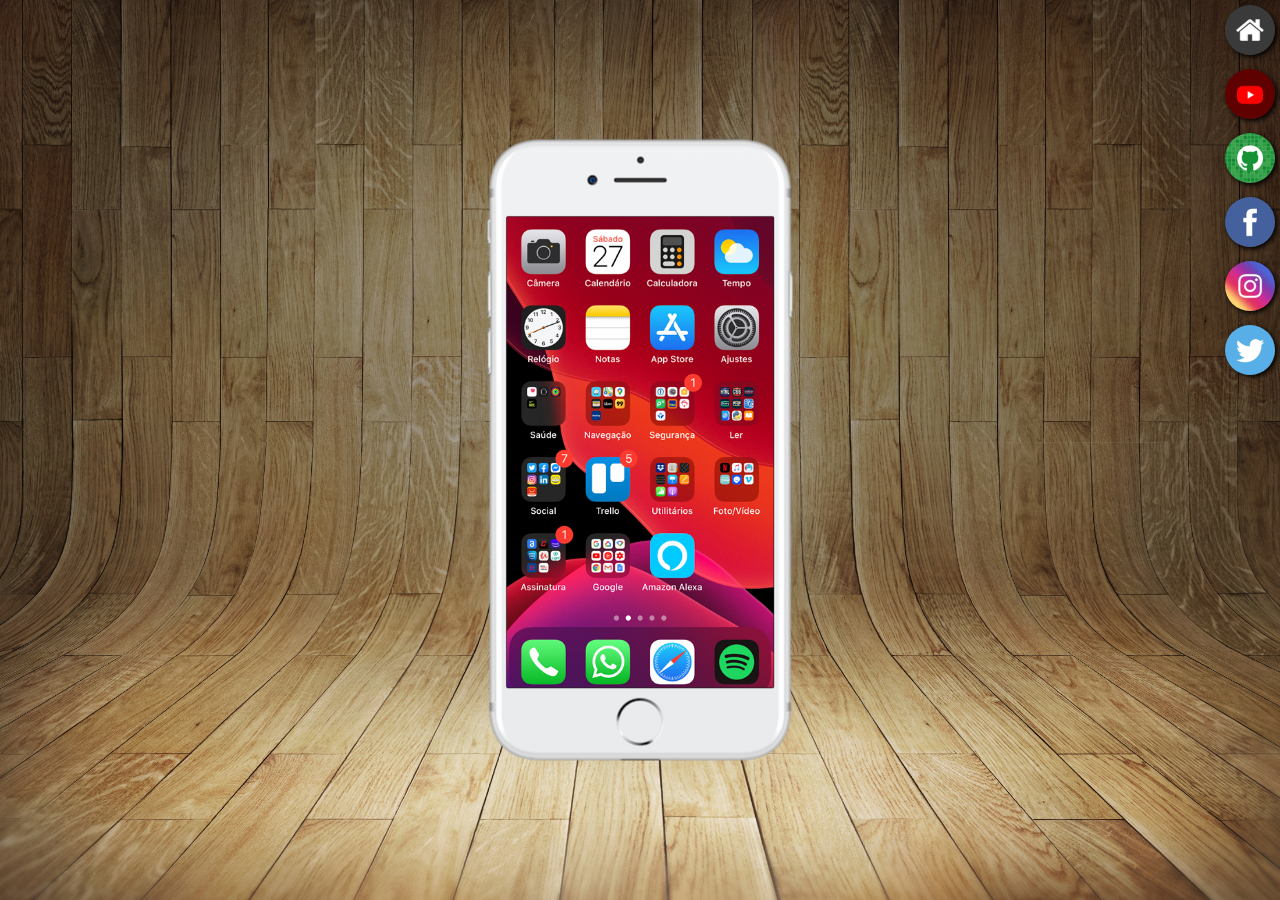
<file: index.html>
<!DOCTYPE html>
<html lang="pt-br">
<head>
    <meta charset="UTF-8">
    <meta name="viewport" content="width=device-width, initial-scale=1.0">
    <title>Projetos Redes Sociais</title>
    <link rel="shortcut icon" href="favicon.ico" type="image/x-icon">
    <link rel="stylesheet" href="estilos/style.css">

</head>
<body>
    <main>
        <Section id="telefone">
        <iframe src="home.html" name="tela" id="tela" frameborder="0">
            Seu navegador não é compatível com isso.
        </iframe>
        </Section>
        <section id="redes-sociais">
            <a href="home.html" target="tela"> <img src="imagens/logo-home.jpg" alt="Home"></a><br>
            <a href="youtube.html" target="tela"> <img src="imagens/logo-youtube.jpg" alt="Yutobe"></a><br>
            <a href="github.html" target="tela"> <img src="imagens/logo-github.jpg" alt="GitHub"></a><br>
            <a href="faceboo.html" target="tela"> <img src="imagens/logo-facebook.jpg" alt="Facebook"></a><br>
            <a href="instagram.html" target="tela"> <img src="imagens/logo-instagram.jpg" alt="Intagram"></a><br>
            <a href="#" target="tela"> <img src="imagens/logo-twitter.jpg" alt="Twitter"></a>
        </section>
    </main>
</body>
</html>
</file>
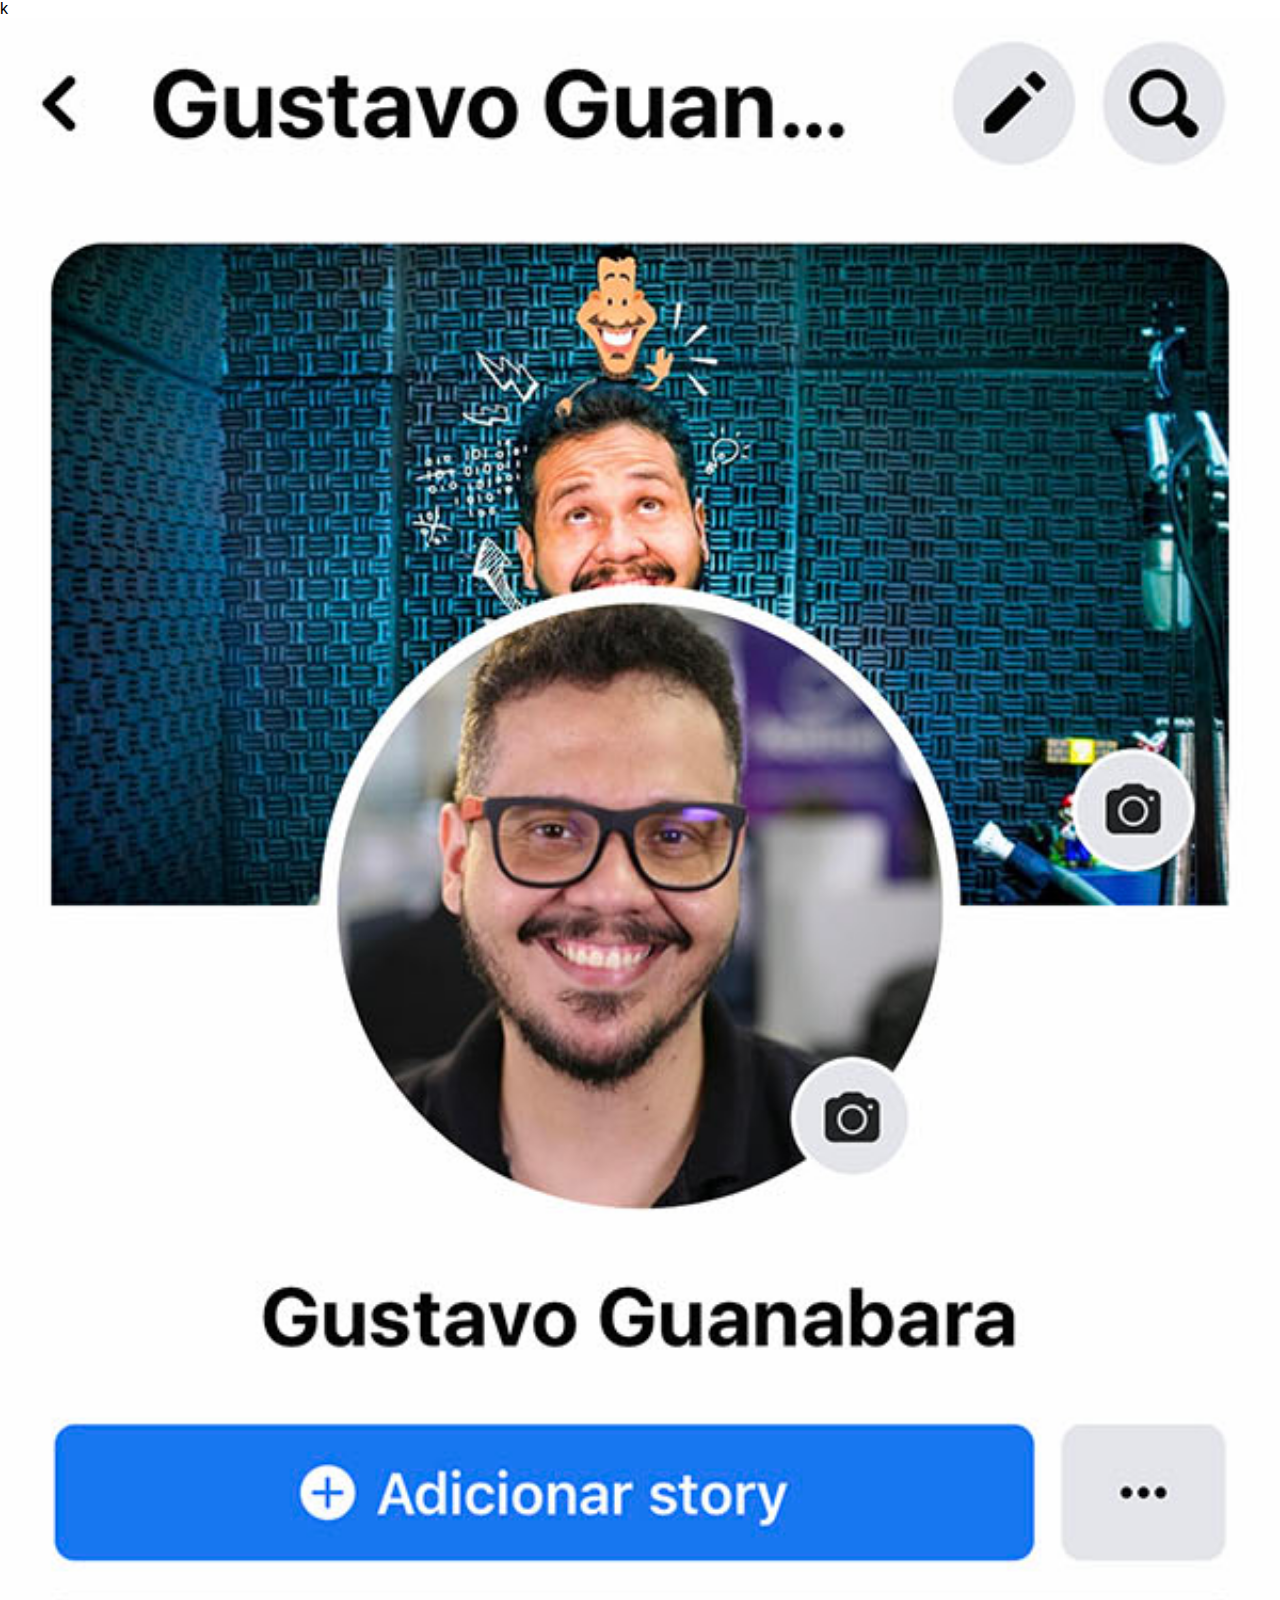
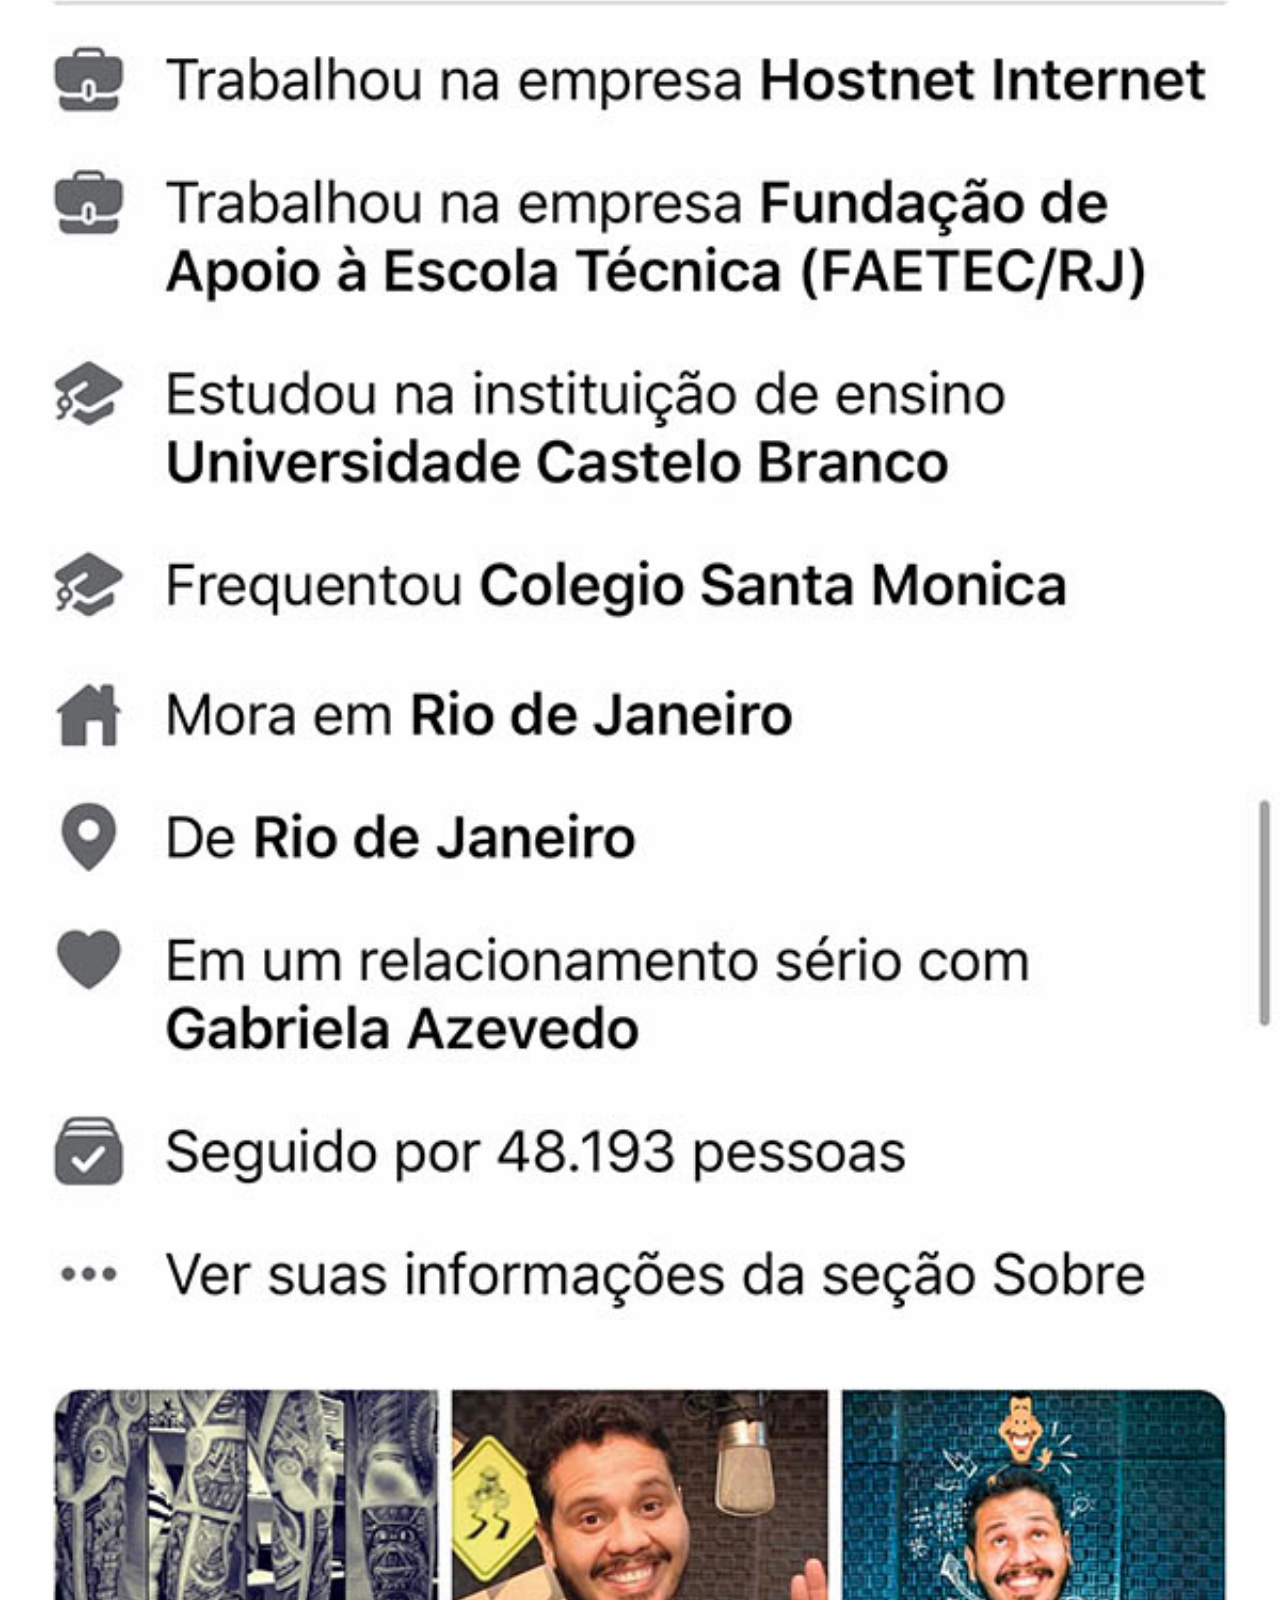
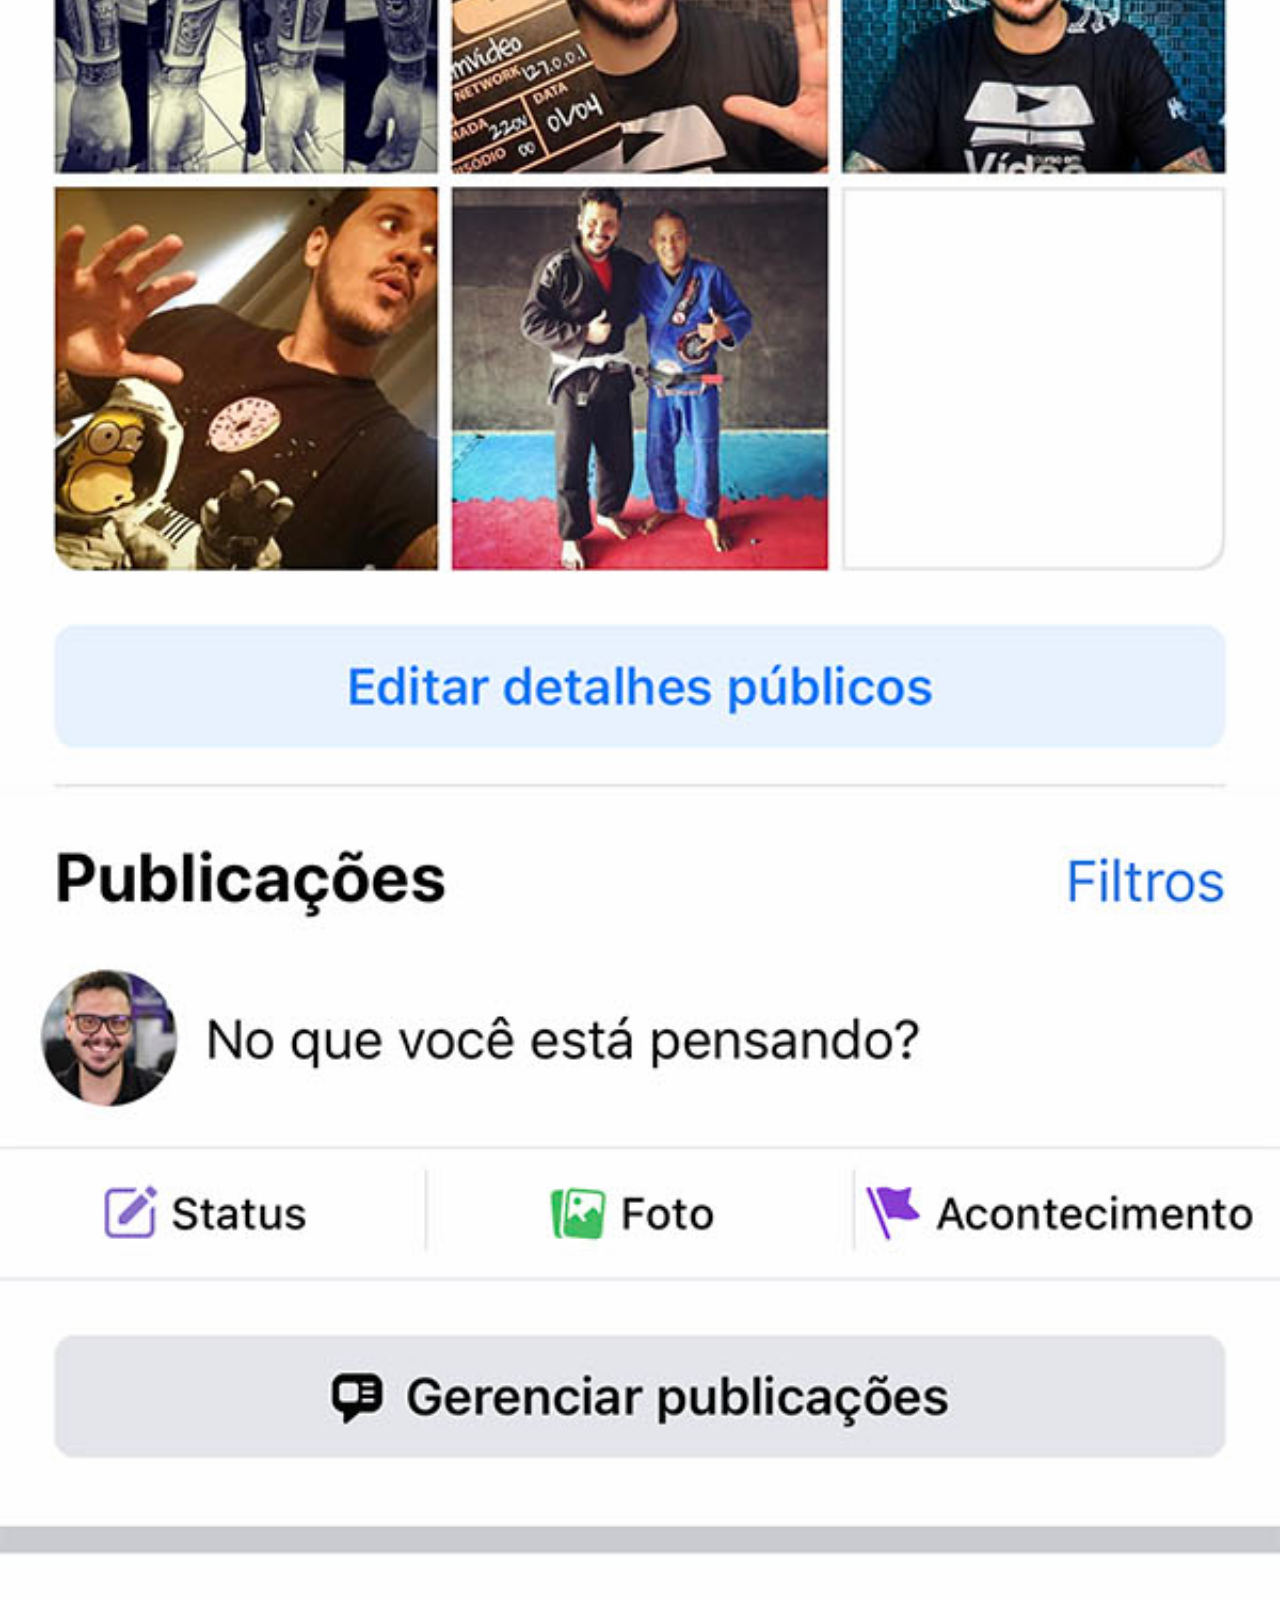
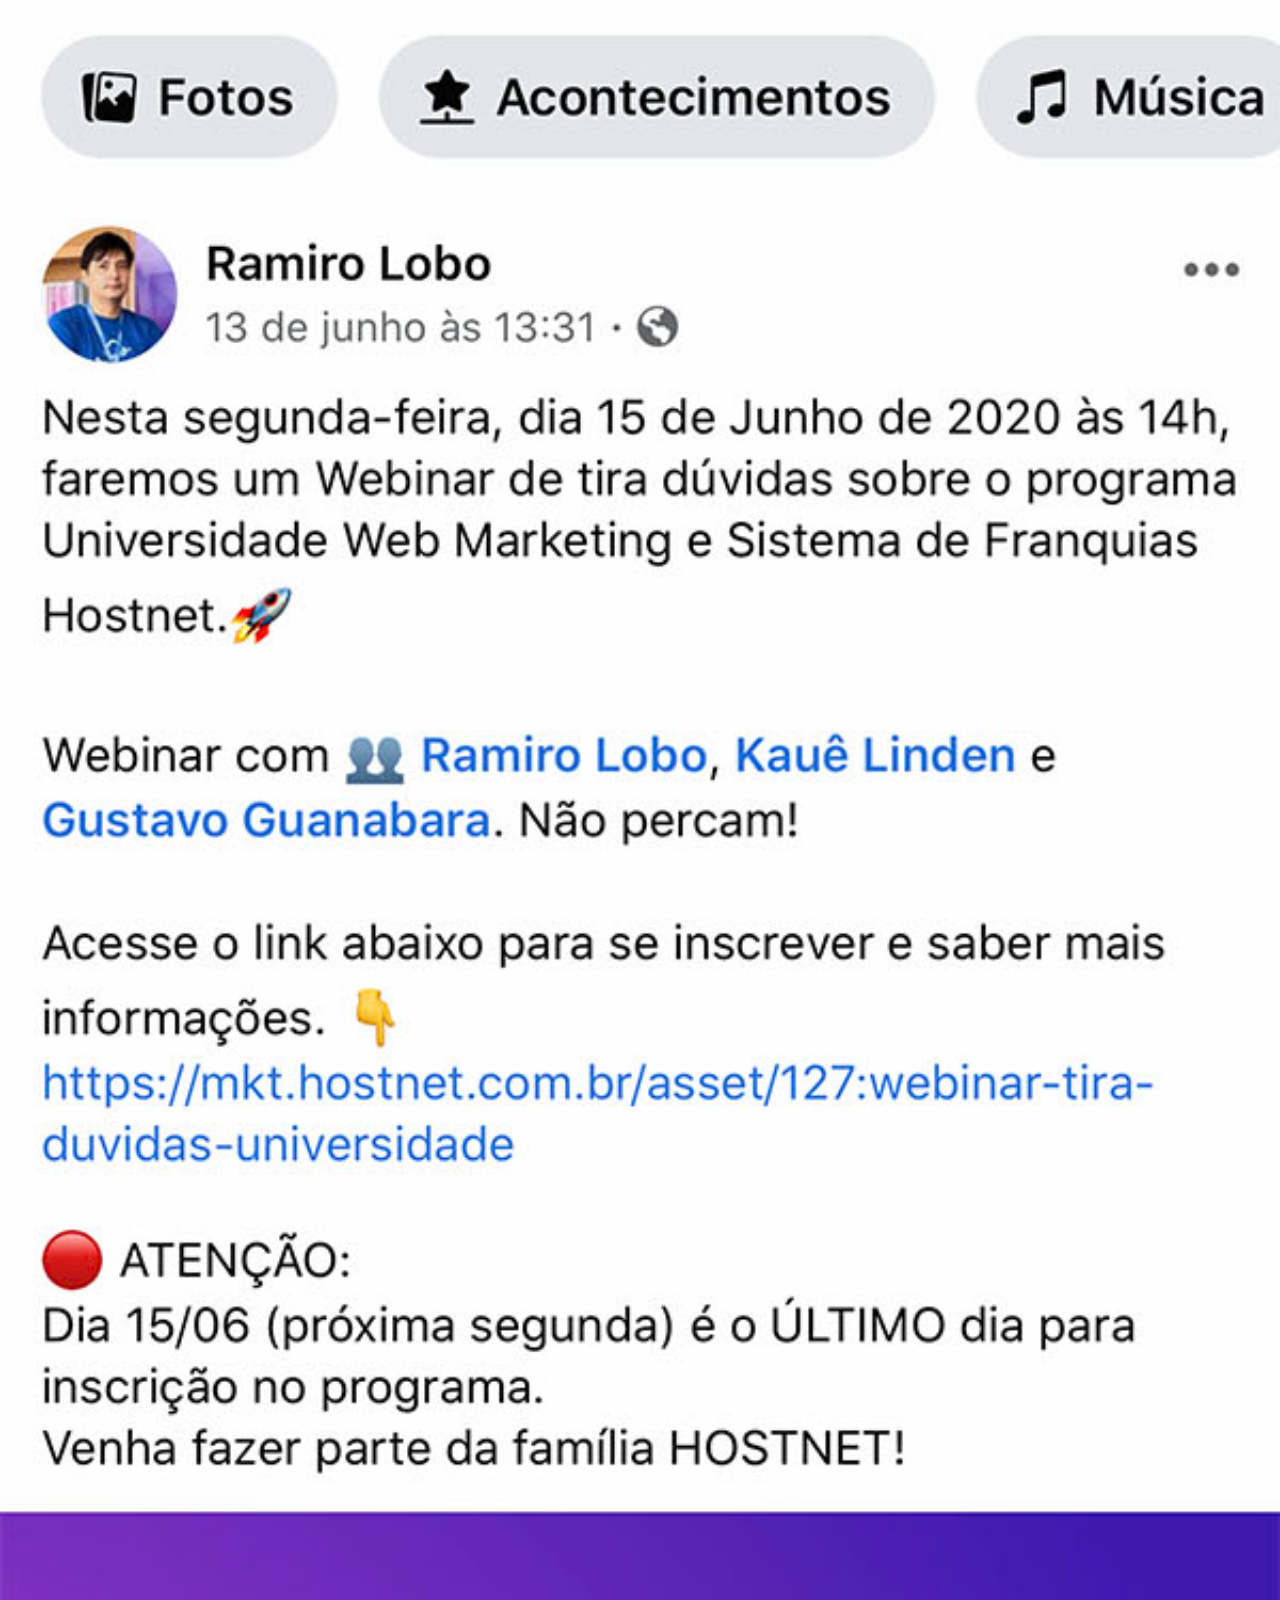
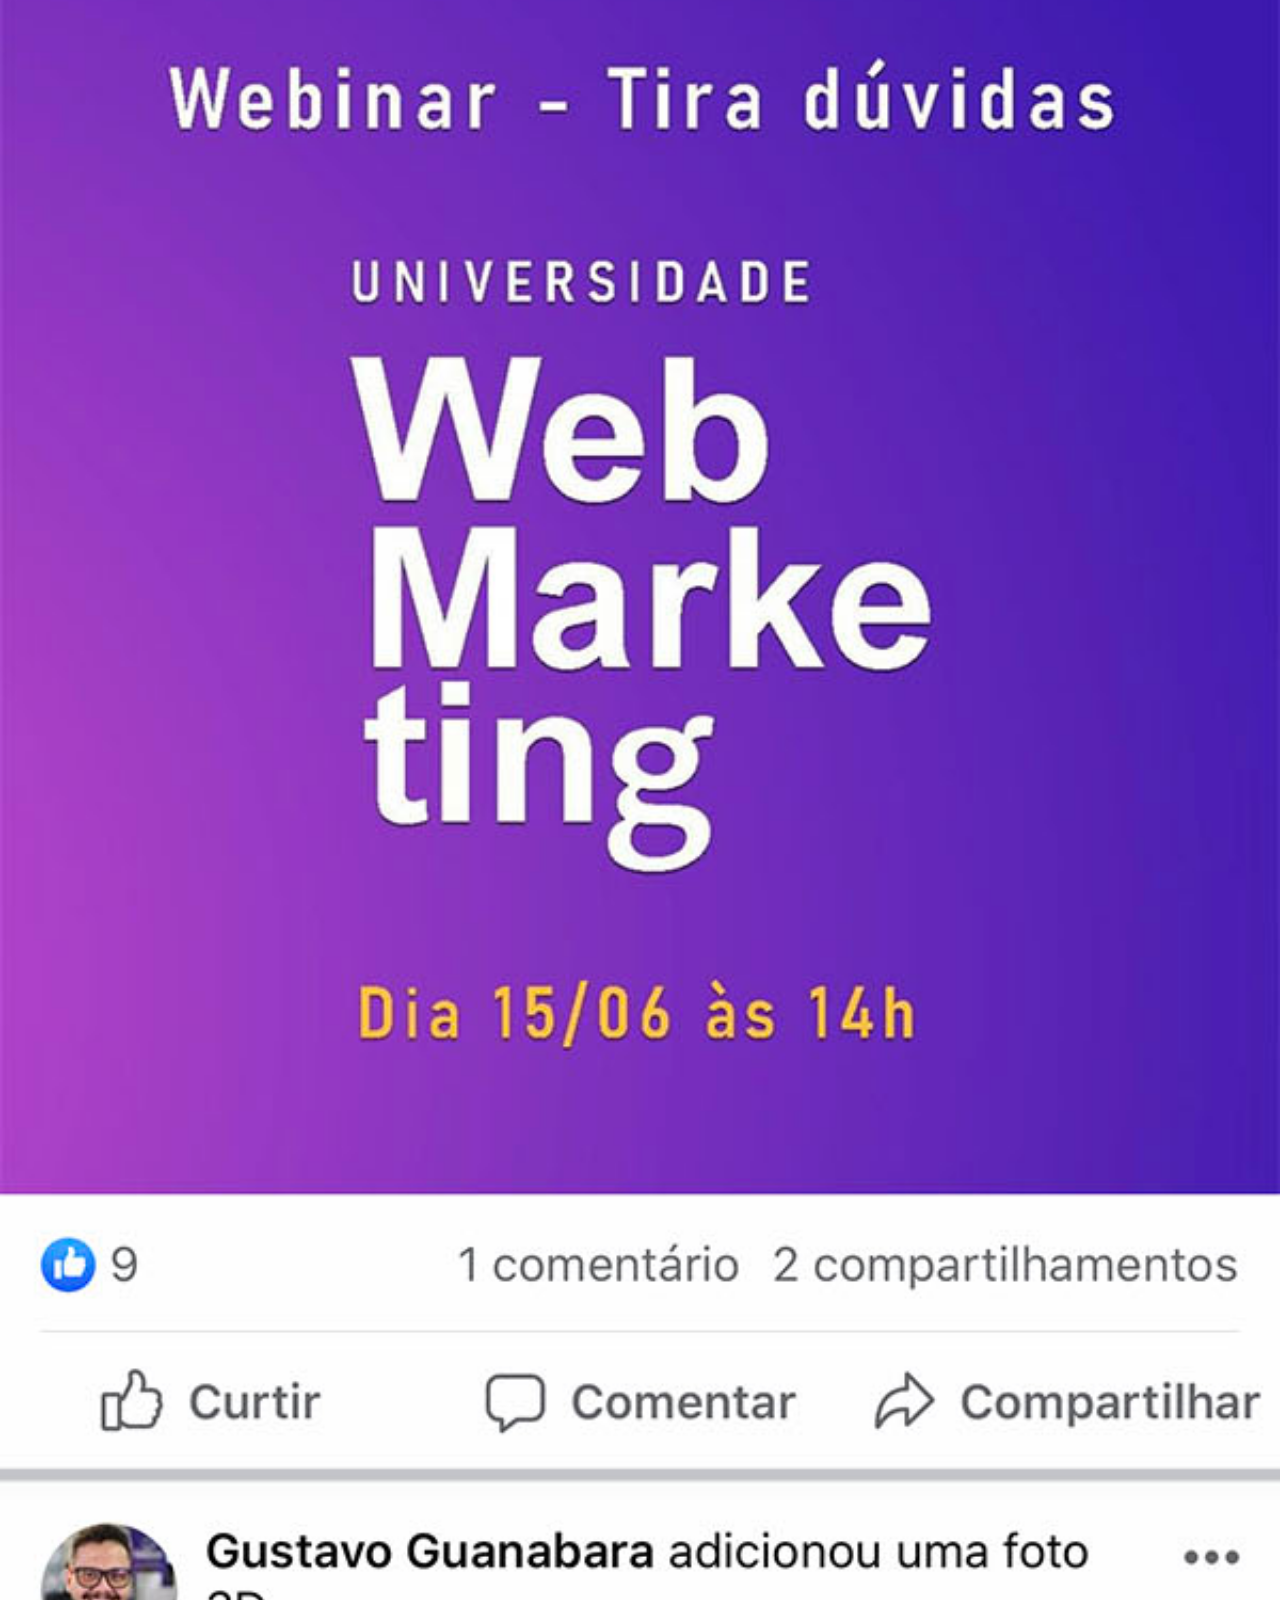
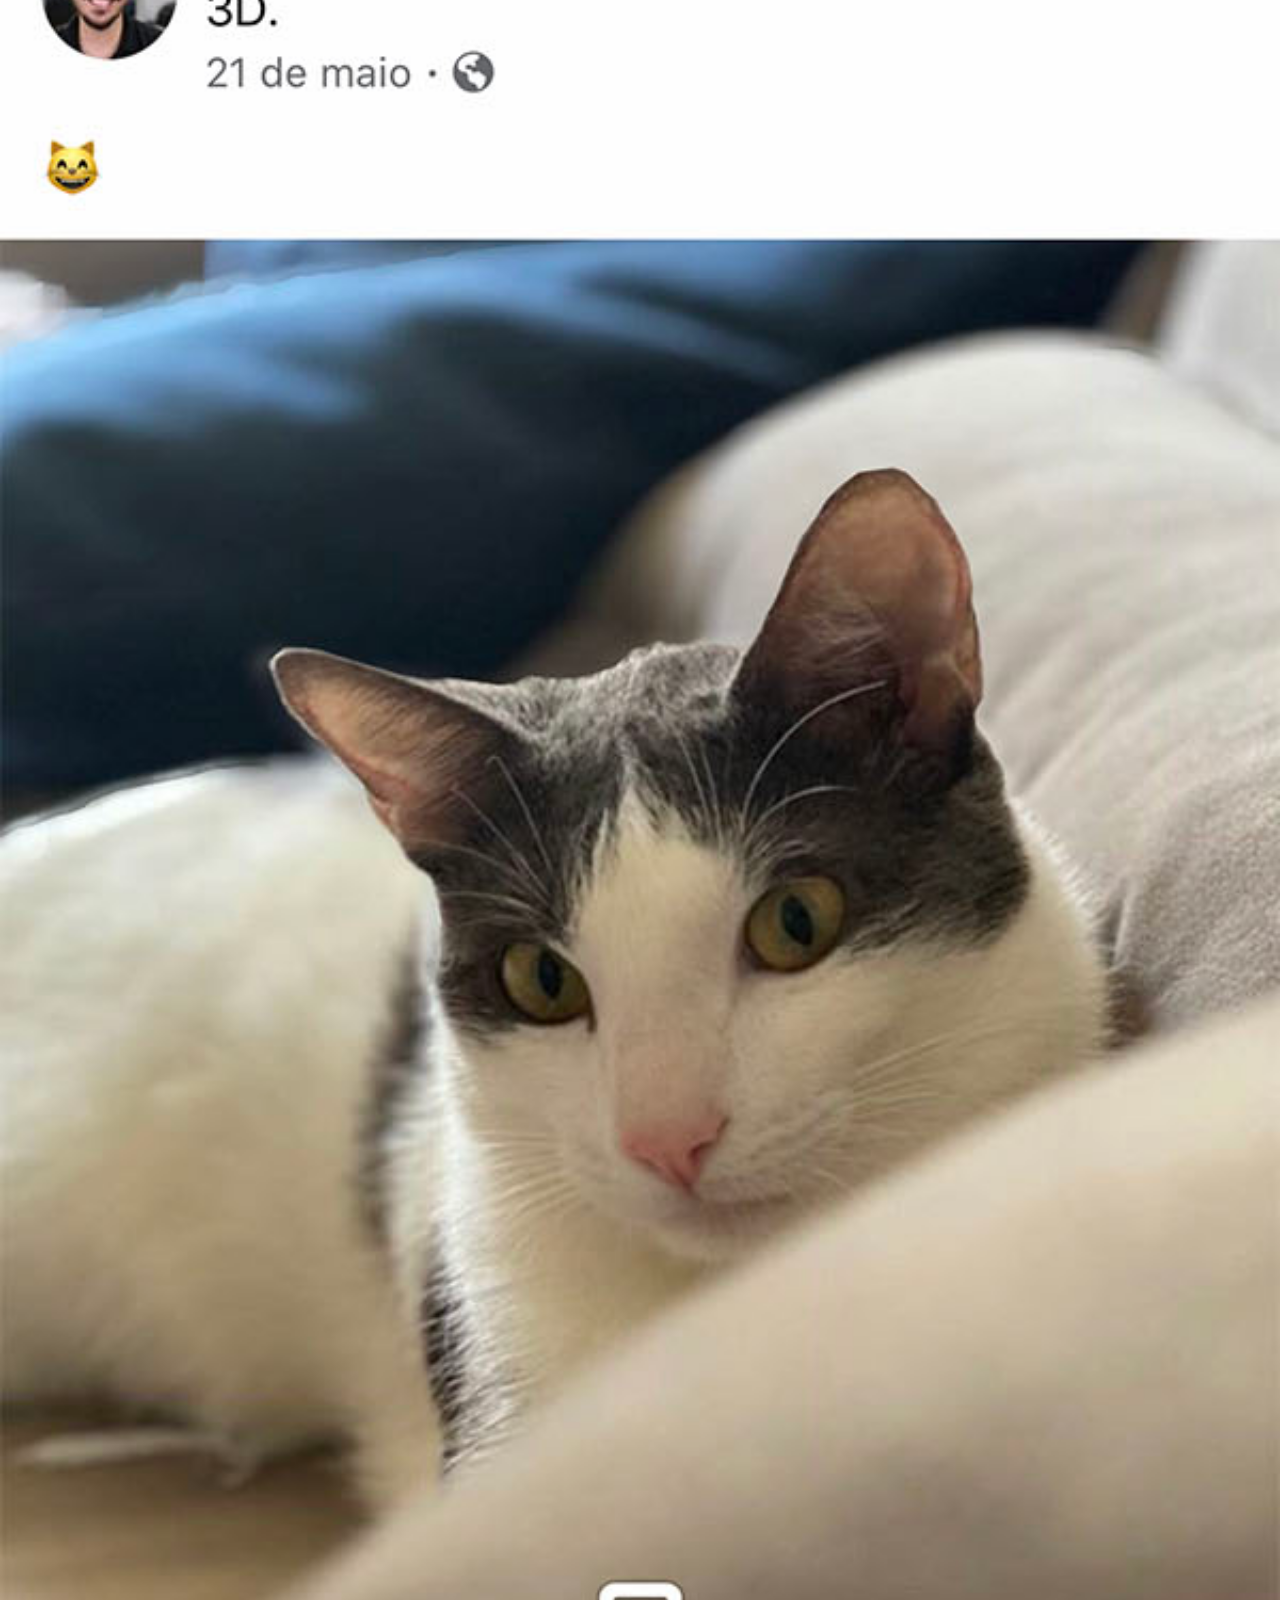
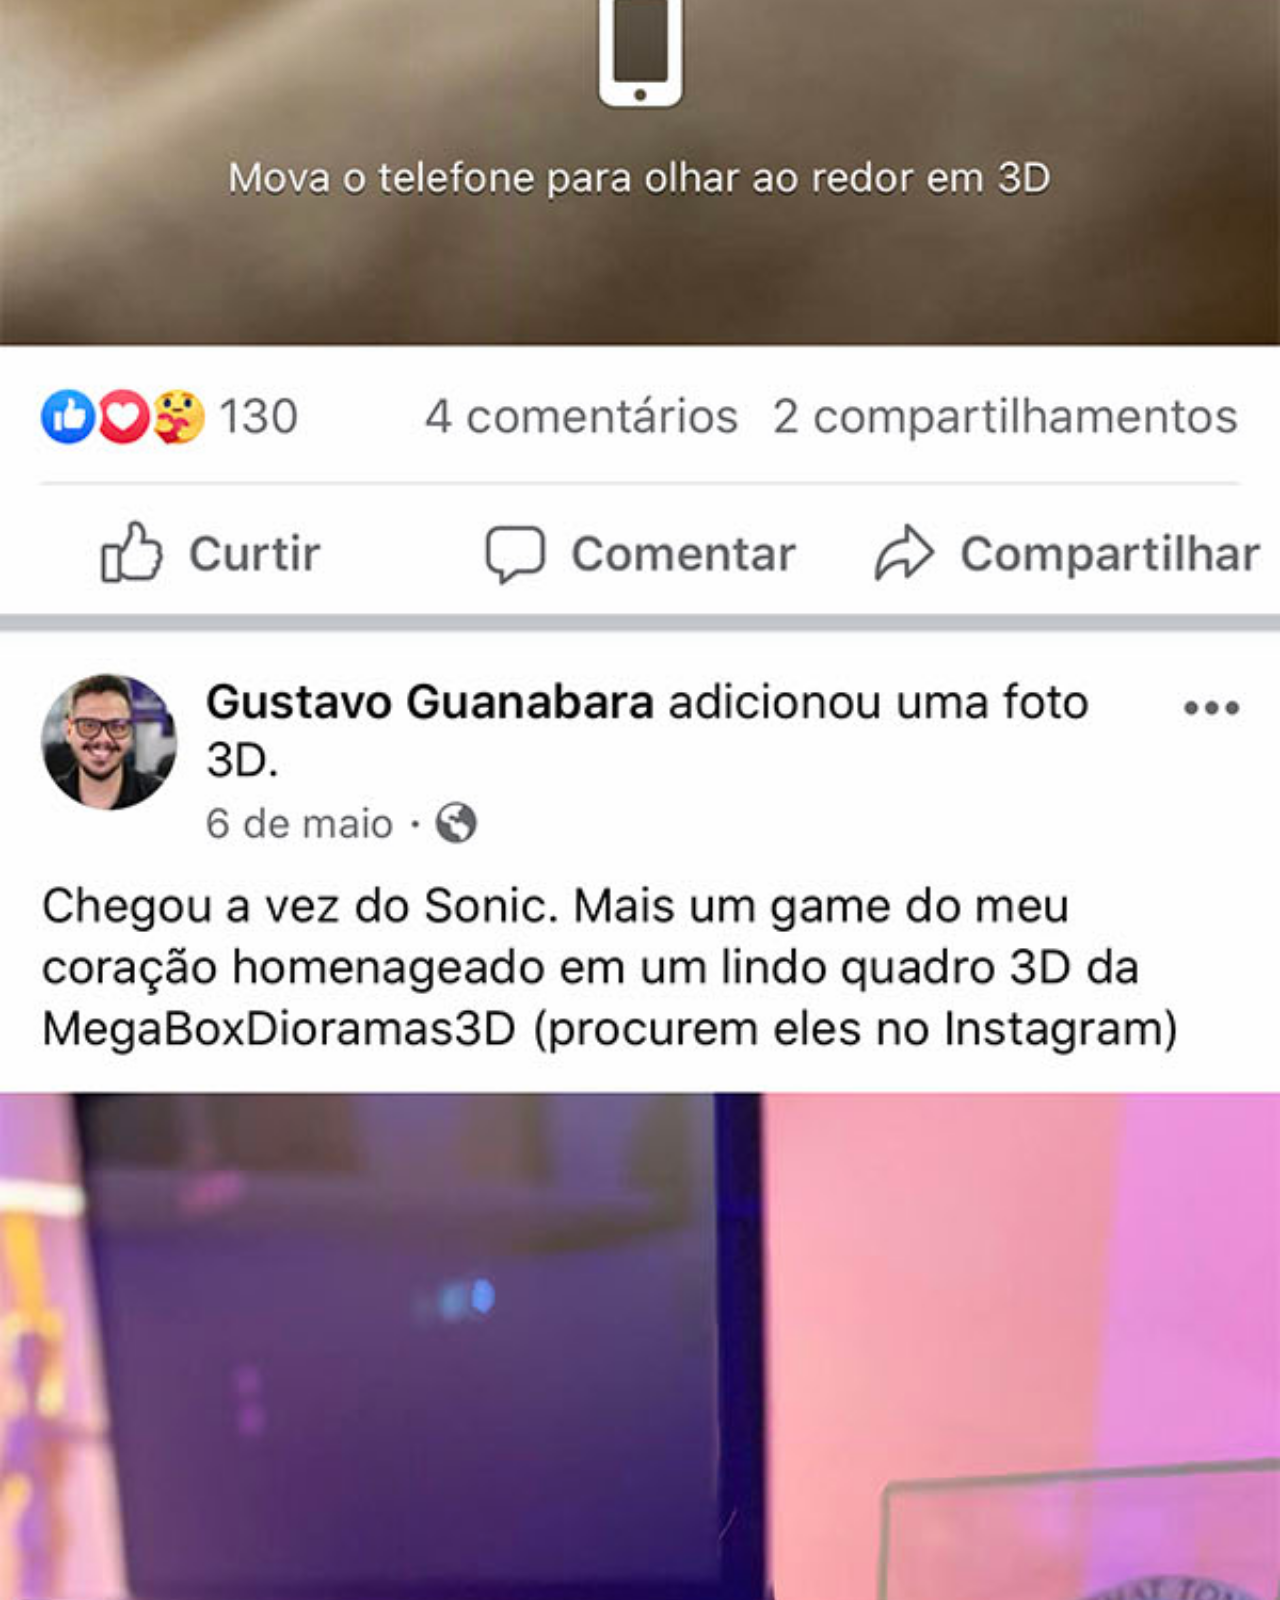
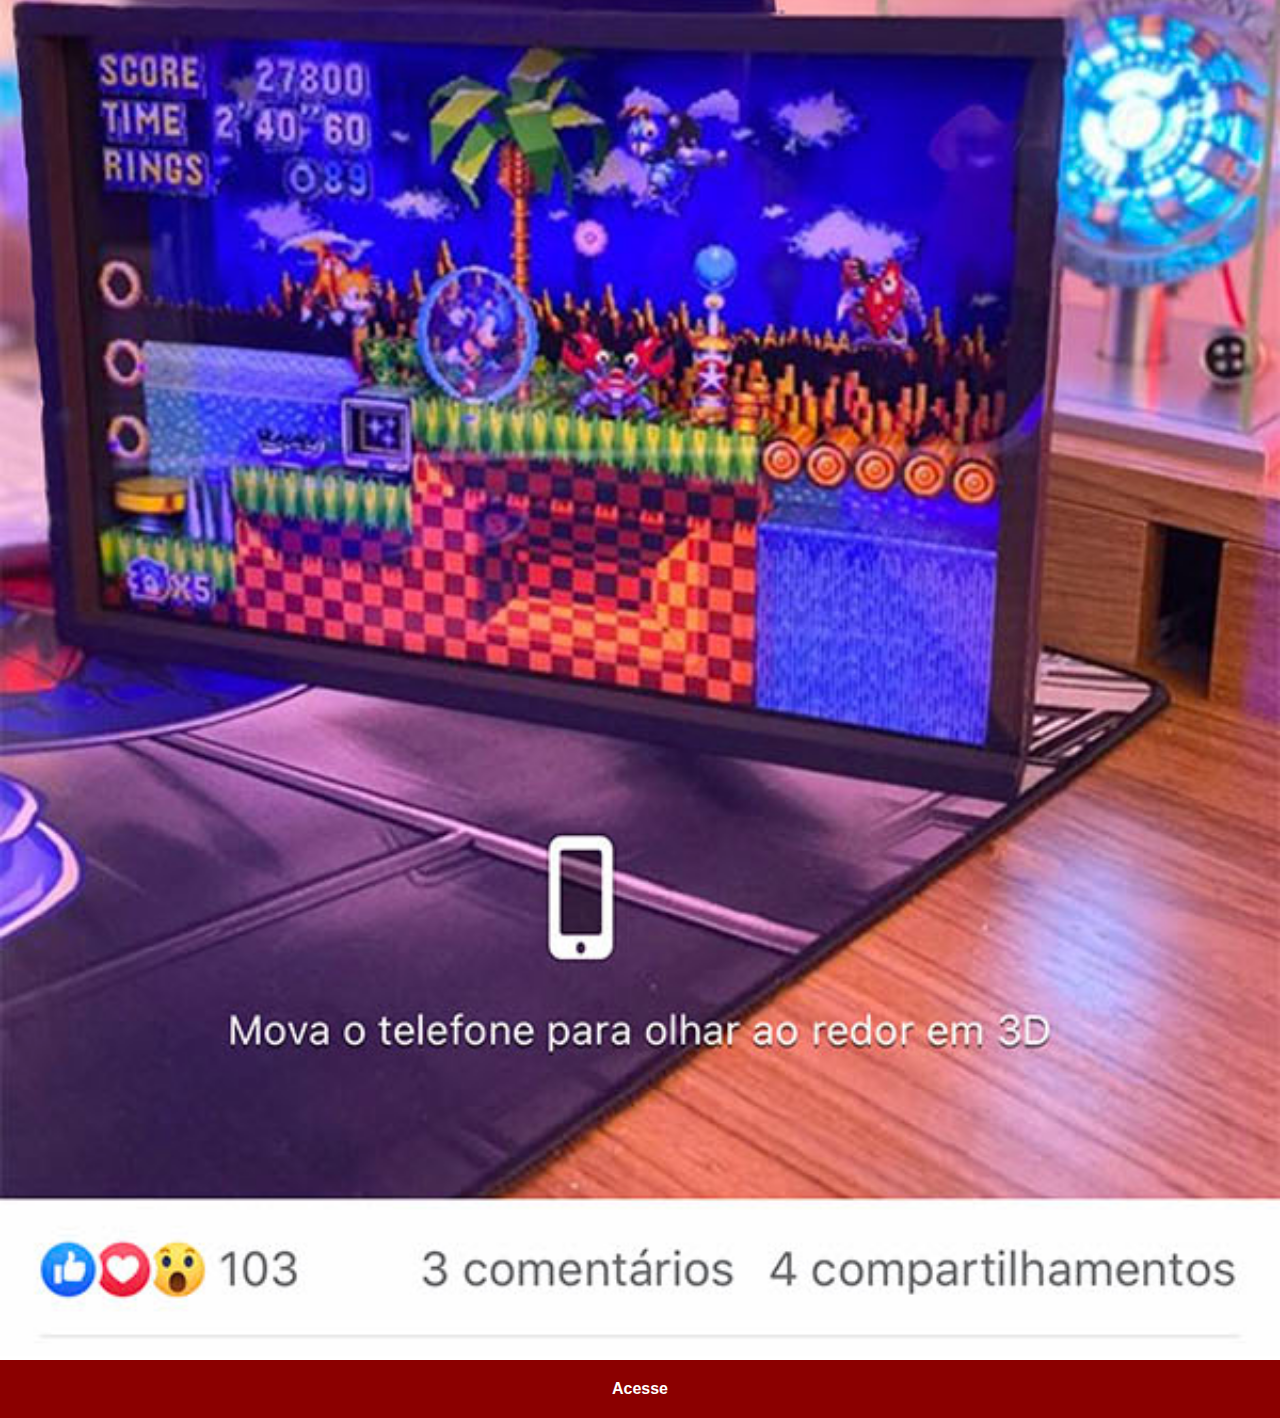
<file: facebook.html>
<!DOCTYPE html>
<html lang="pt-br">
<head>
    <meta charset="UTF-8">
    <meta name="viewport" content="width=device-width, initial-scale=1.0">
    <title>Facebook</title>
    <link rel="stylesheet" href="estilo/social.css">k
</head>
<body>
    <img src="imagens/tela-facebook.jpg" alt="Facebook">
    <a href="https://www.facebook.com/eguartieri" target="_blank">Acesse</a>
</body>
</html>
</file>
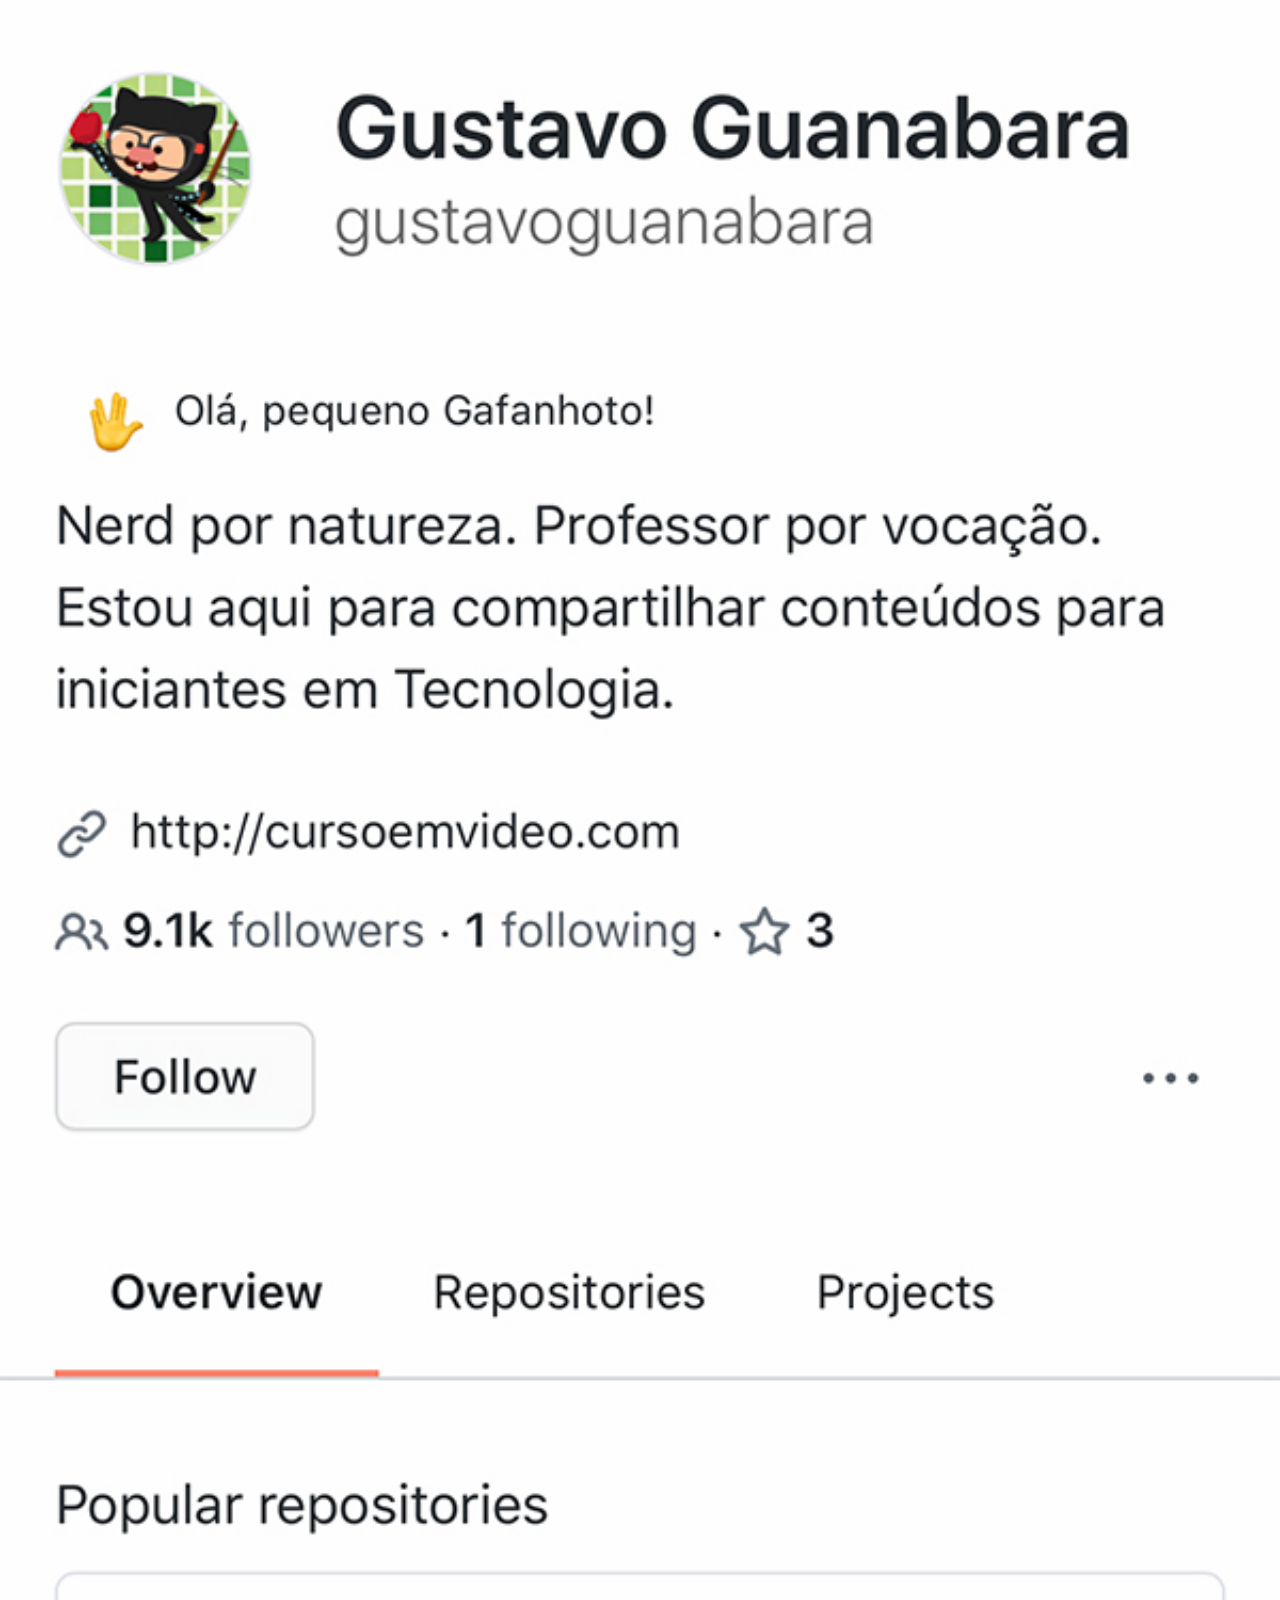
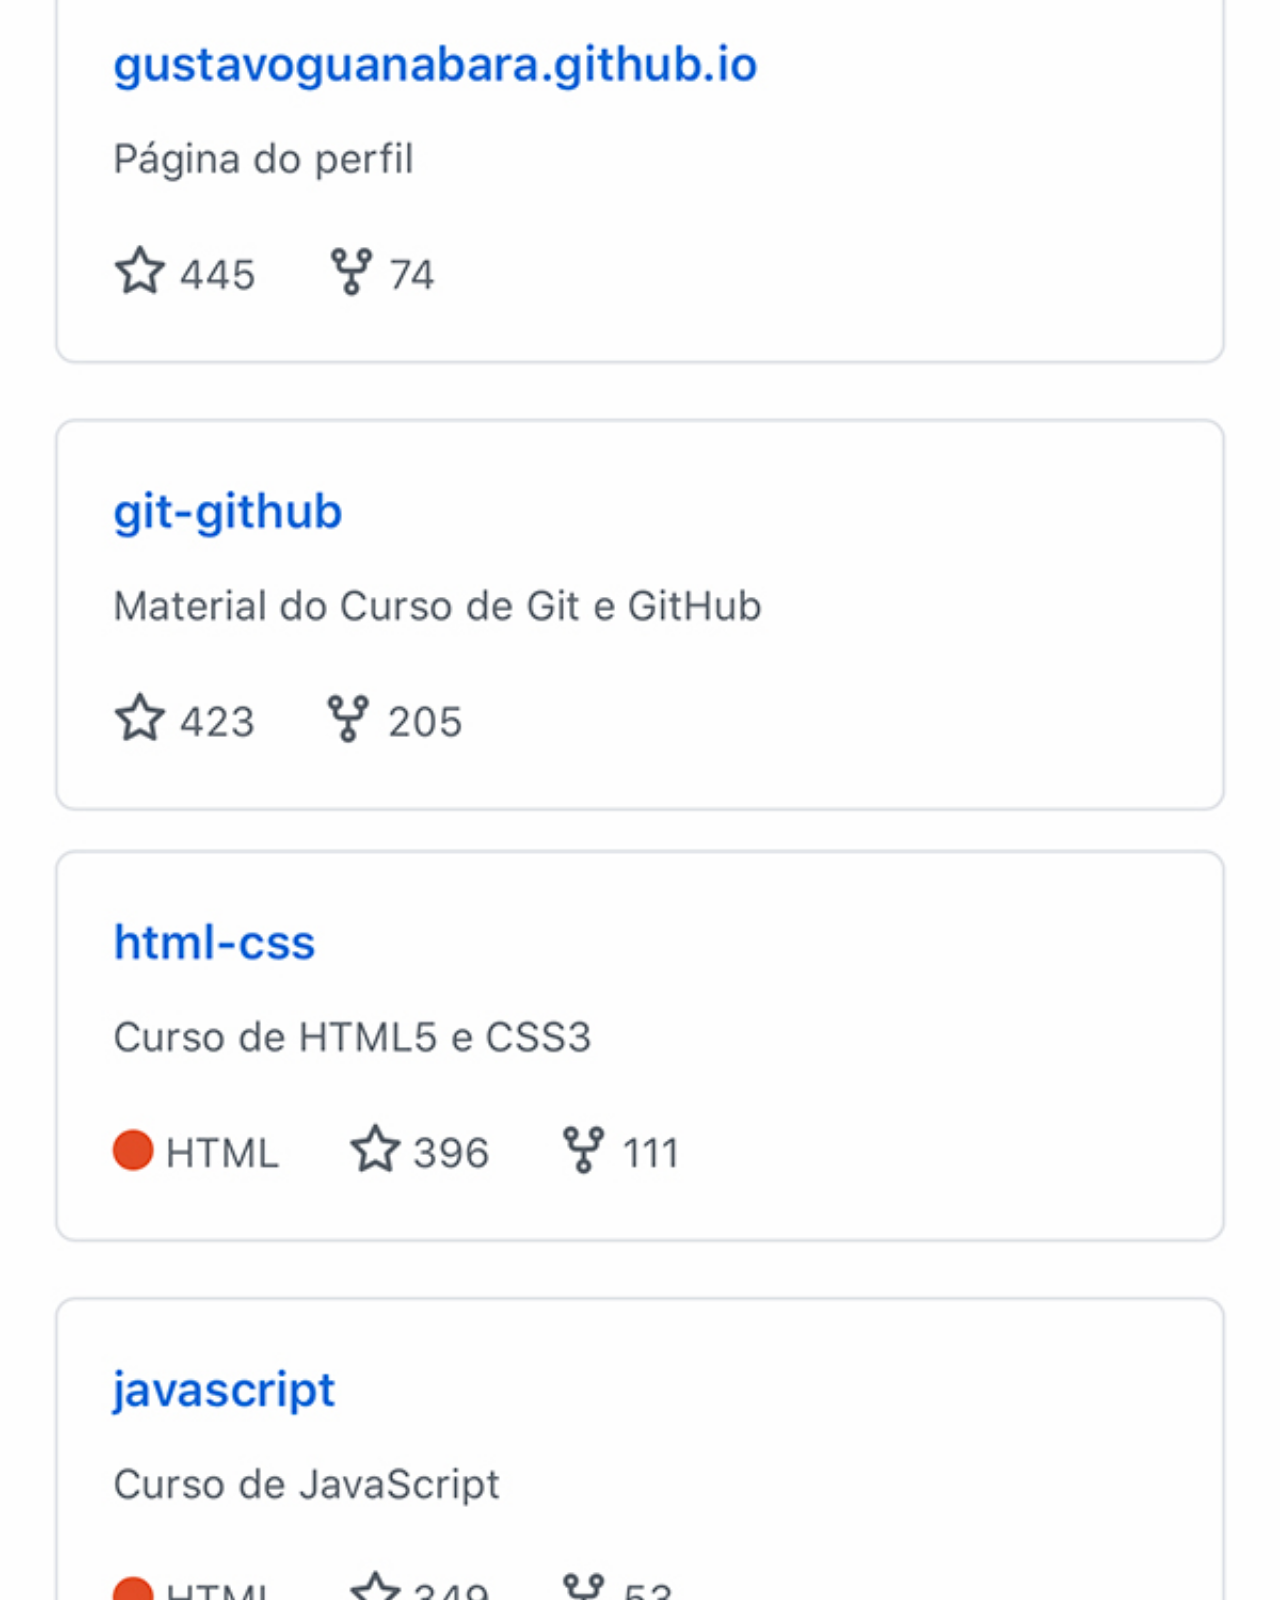
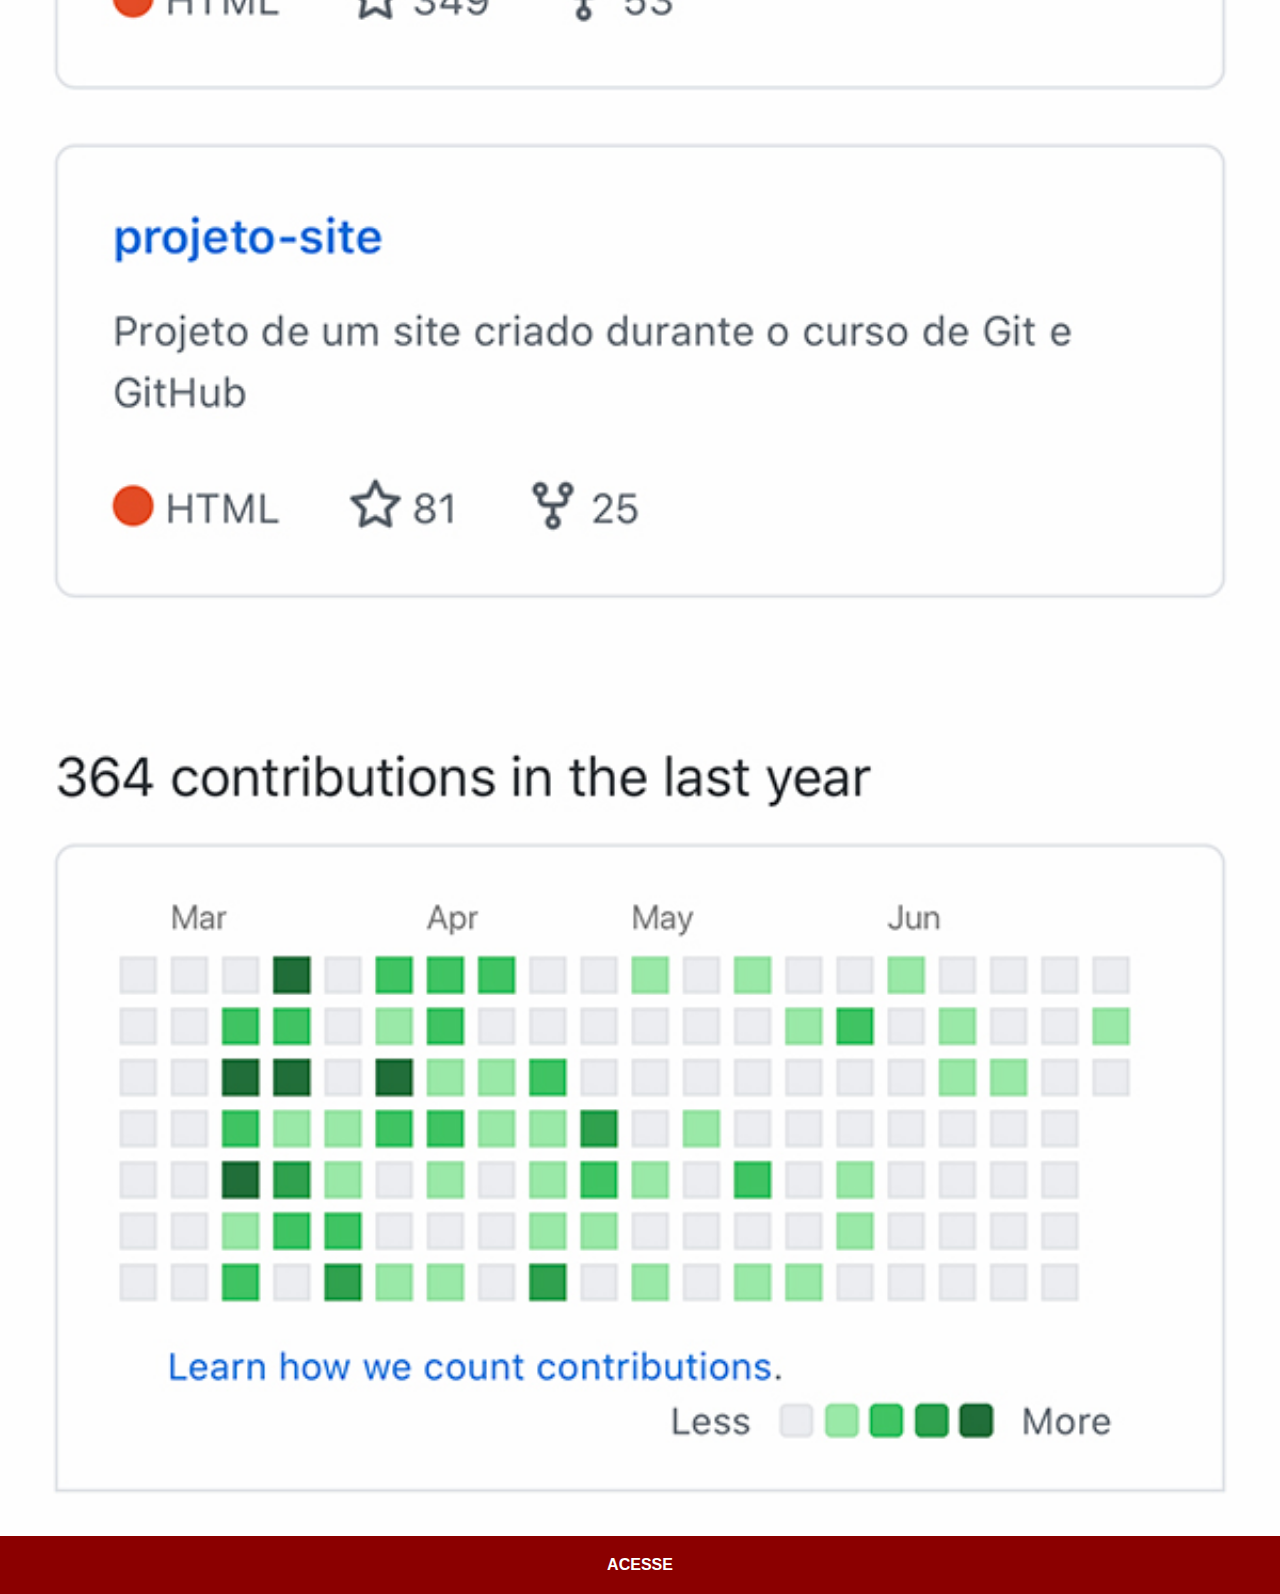
<file: github.html>
<!DOCTYPE html>
<html lang="pt-br">
<head>
    <meta charset="UTF-8">
    <meta name="viewport" content="width=device-width, initial-scale=1.0">
    <title>GitHub</title>
    <link rel="stylesheet" href="estilo/social.css">
</head>
<body>
    <img src="imagens/tela-github.jpg" alt="GitHub">
    <a href="https://github.com/guartierielcio" target="_blank">ACESSE</a>
</body>
</html>
</file>
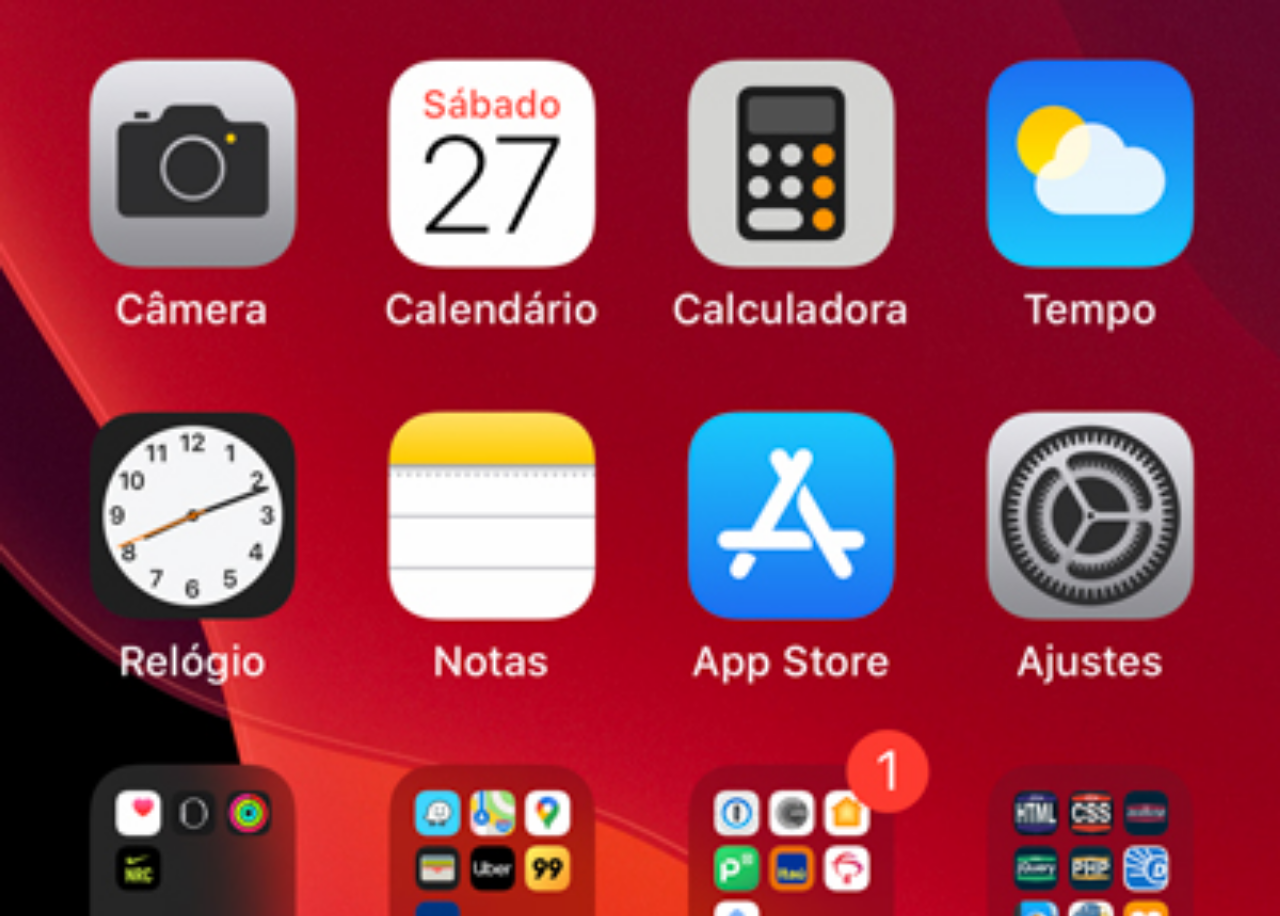
<file: home.html>
<!DOCTYPE html>
<html lang="pt-br">
<head>
    <meta charset="UTF-8">
    <meta name="viewport" content="width=device-width, initial-scale=1.0">
    <title>Home</title>
    <style>
       *rect{
        margin: 0px;
        padding: 0px;
       } 
    body{
        width: 100vw;
        height: 100vh;
        background: black url('imagens/tela-home.jpg') no-repeat top center;
        background-size: cover;
        overflow: hidden;
    }
    </style>
</head>
<body>
    
</body>
</html>
</file>
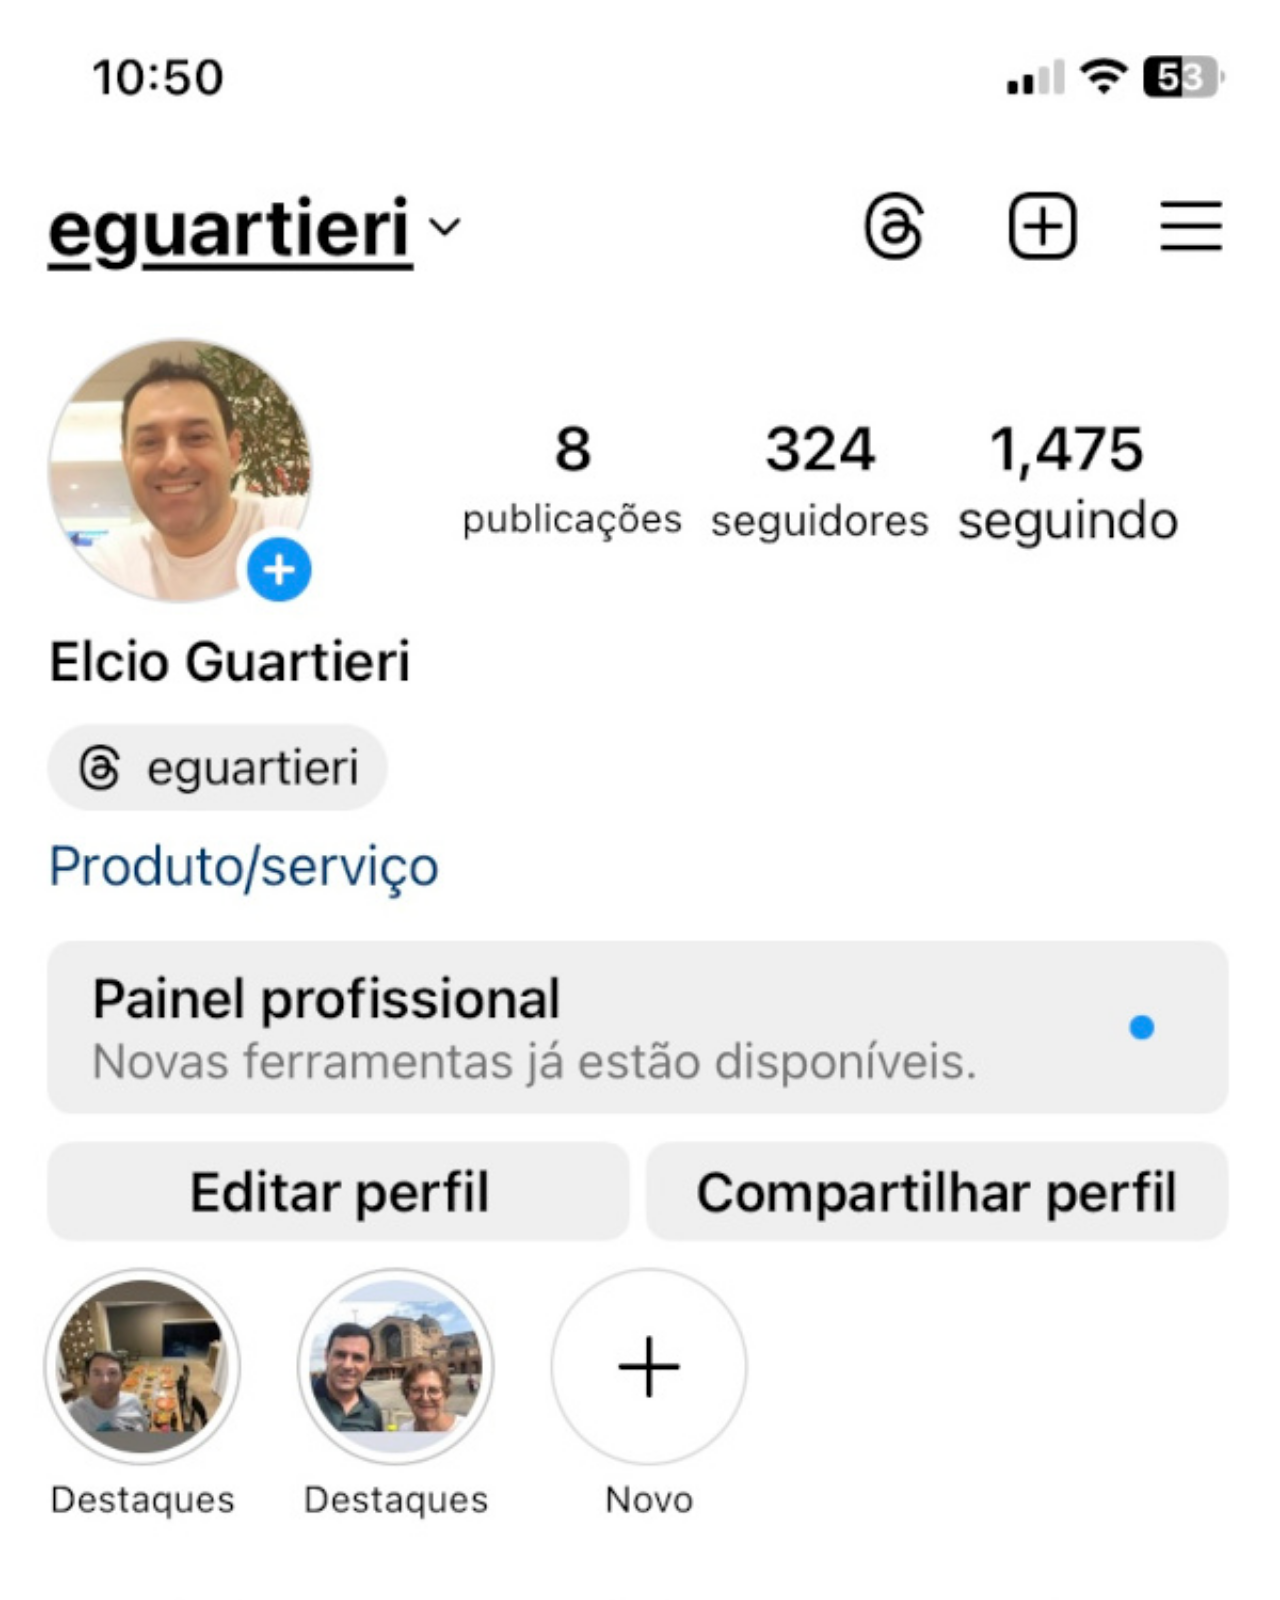
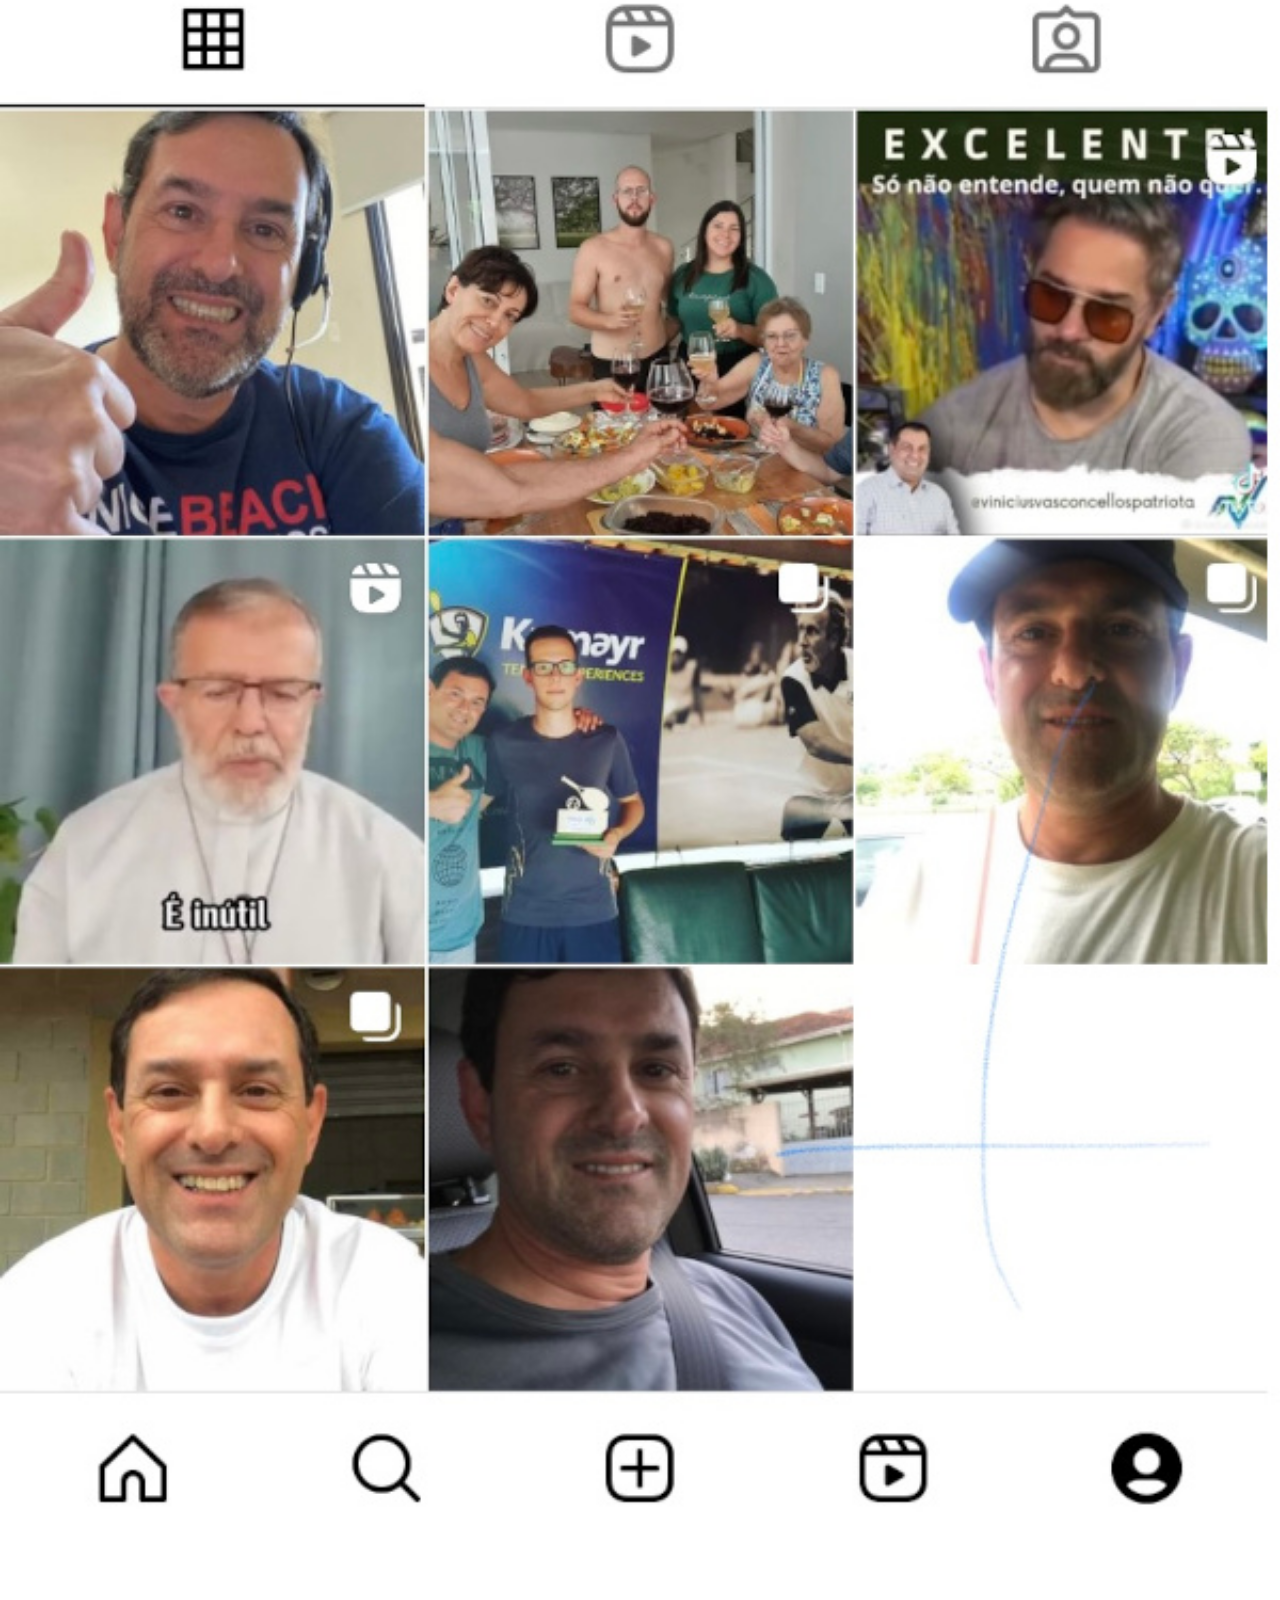
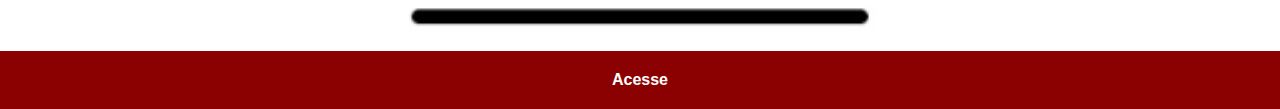
<file: instagram.html>
<!DOCTYPE html>
<html lang="pt-br">
<head>
    <meta charset="UTF-8">
    <meta name="viewport" content="width=device-width, initial-scale=1.0">
    <title>Instagram</title>
    <link rel="stylesheet" href="estilo/social.css">
</head>
<body>
    <img src="imagens/tela-isntagram1 (2).jpg" alt="Instagrm">
    <a href="https://www.instagram.com/eguartieri/" target="_blank">Acesse</a>
</body>
</html>
</file>
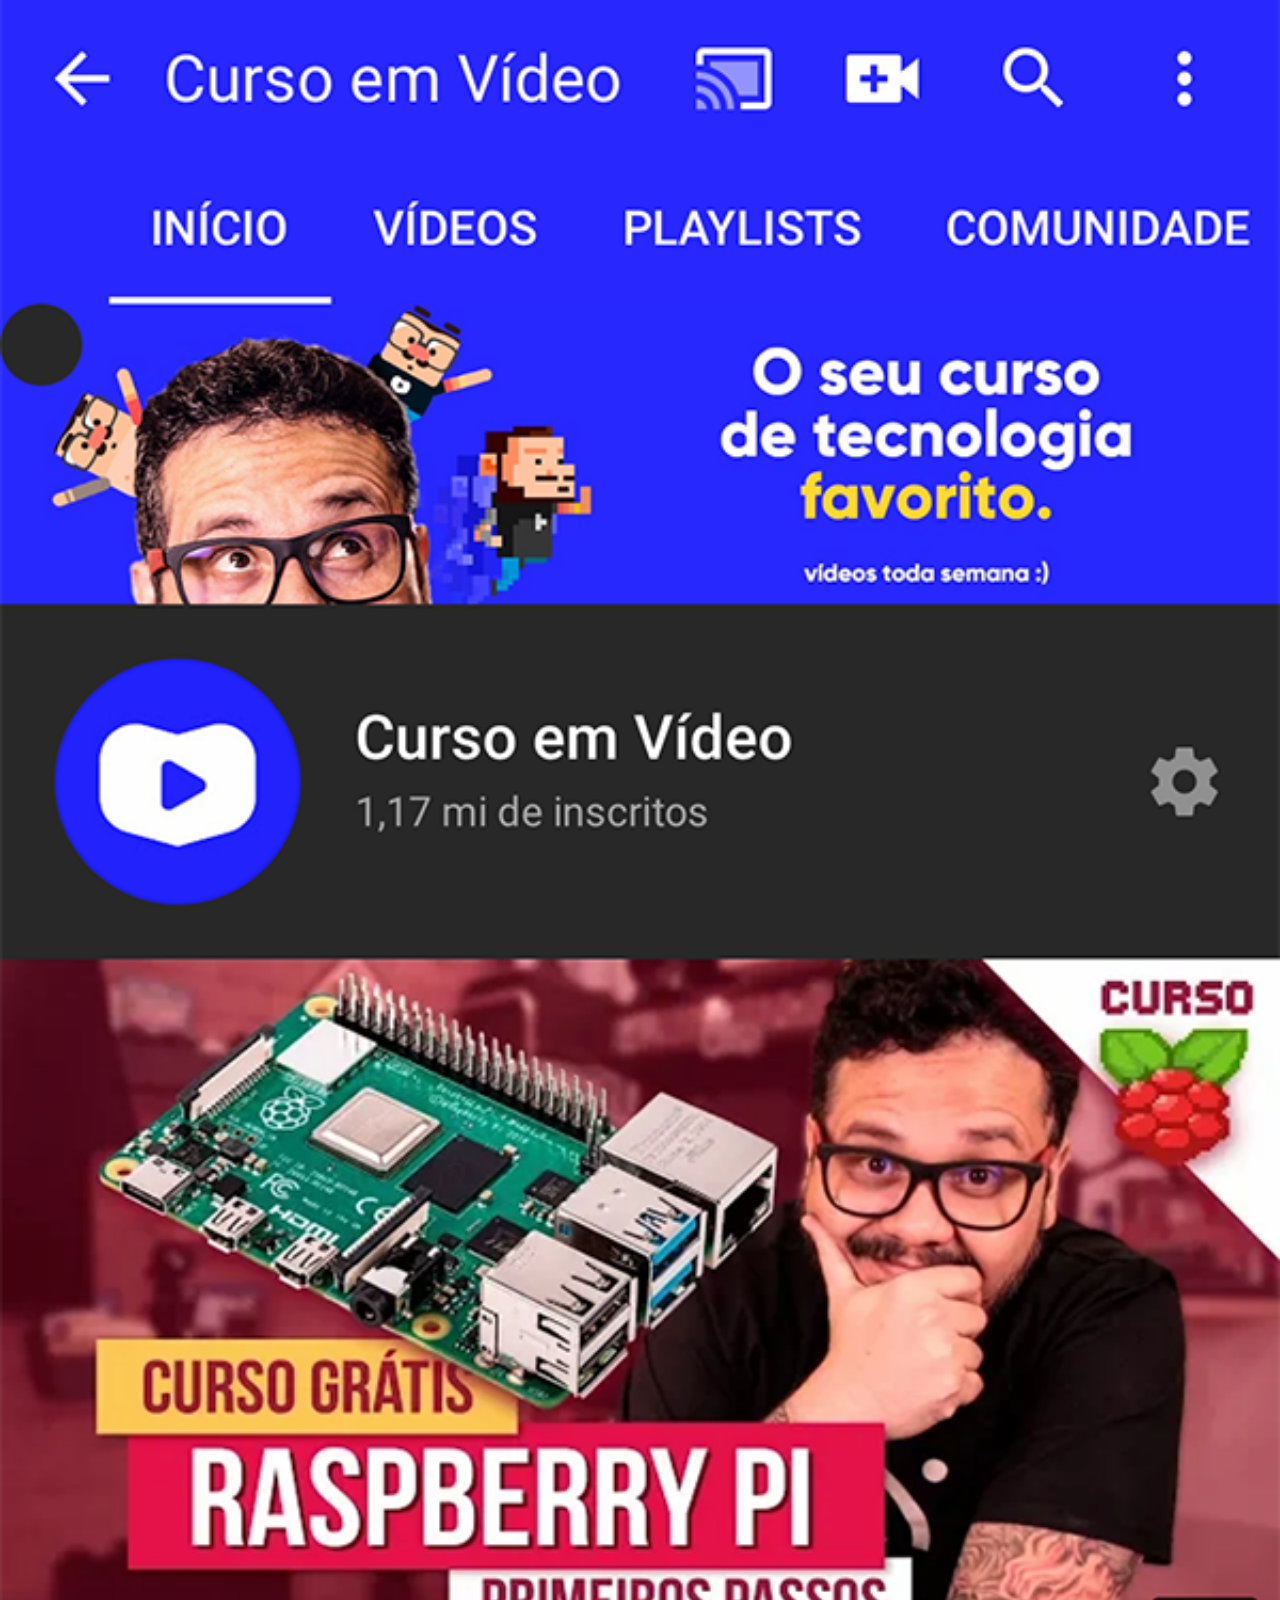
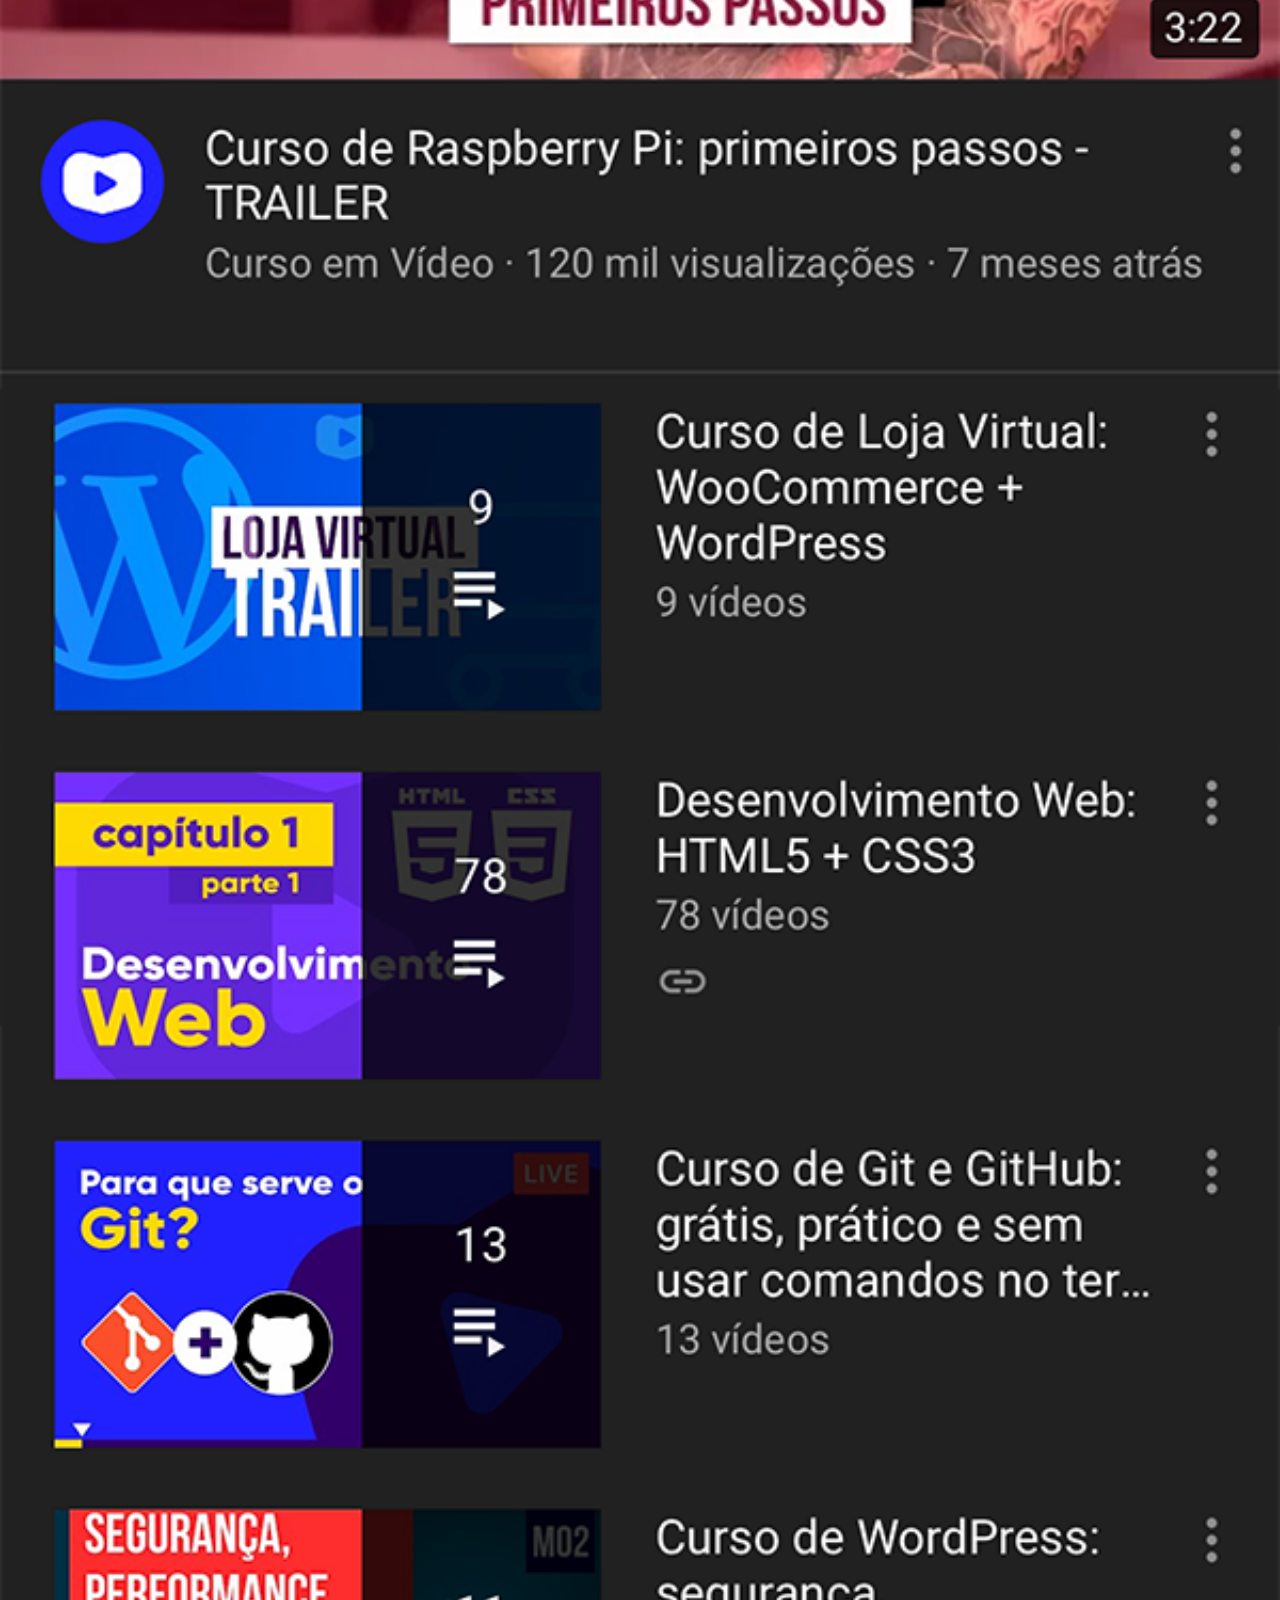
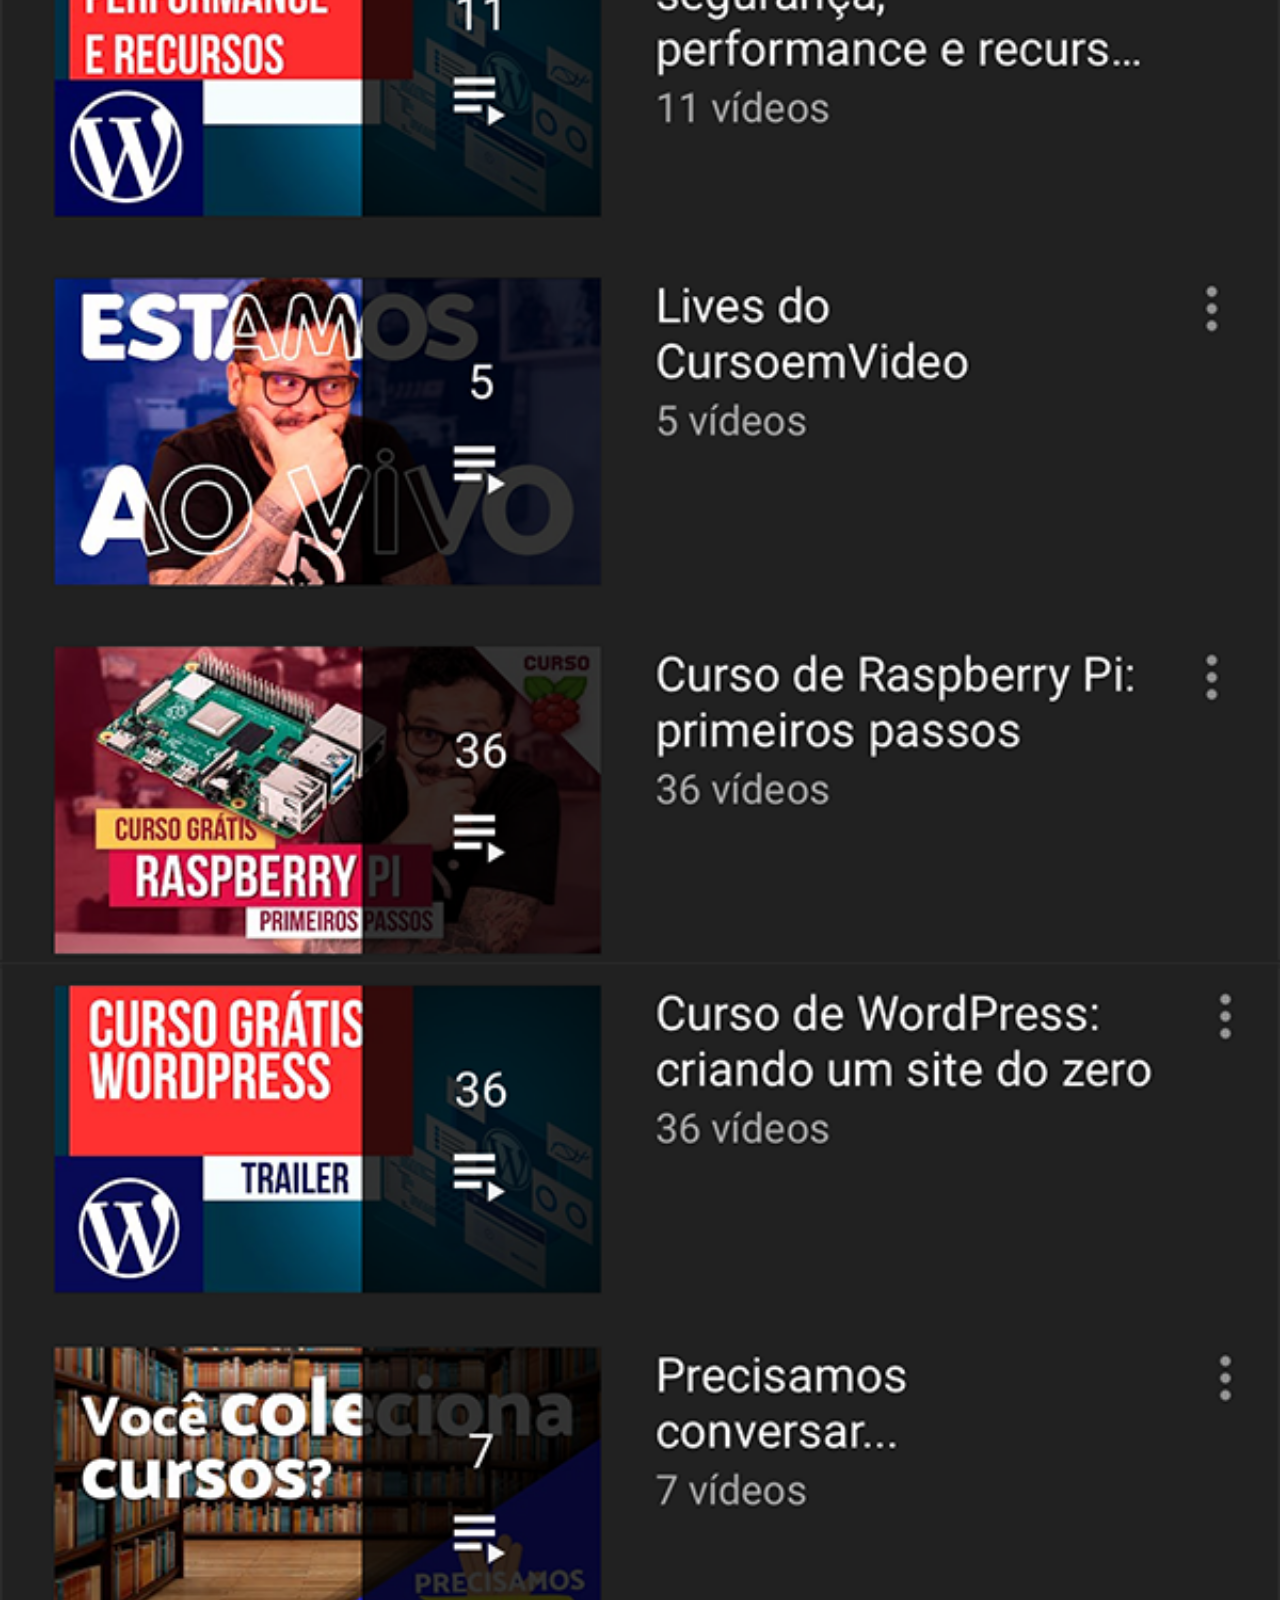
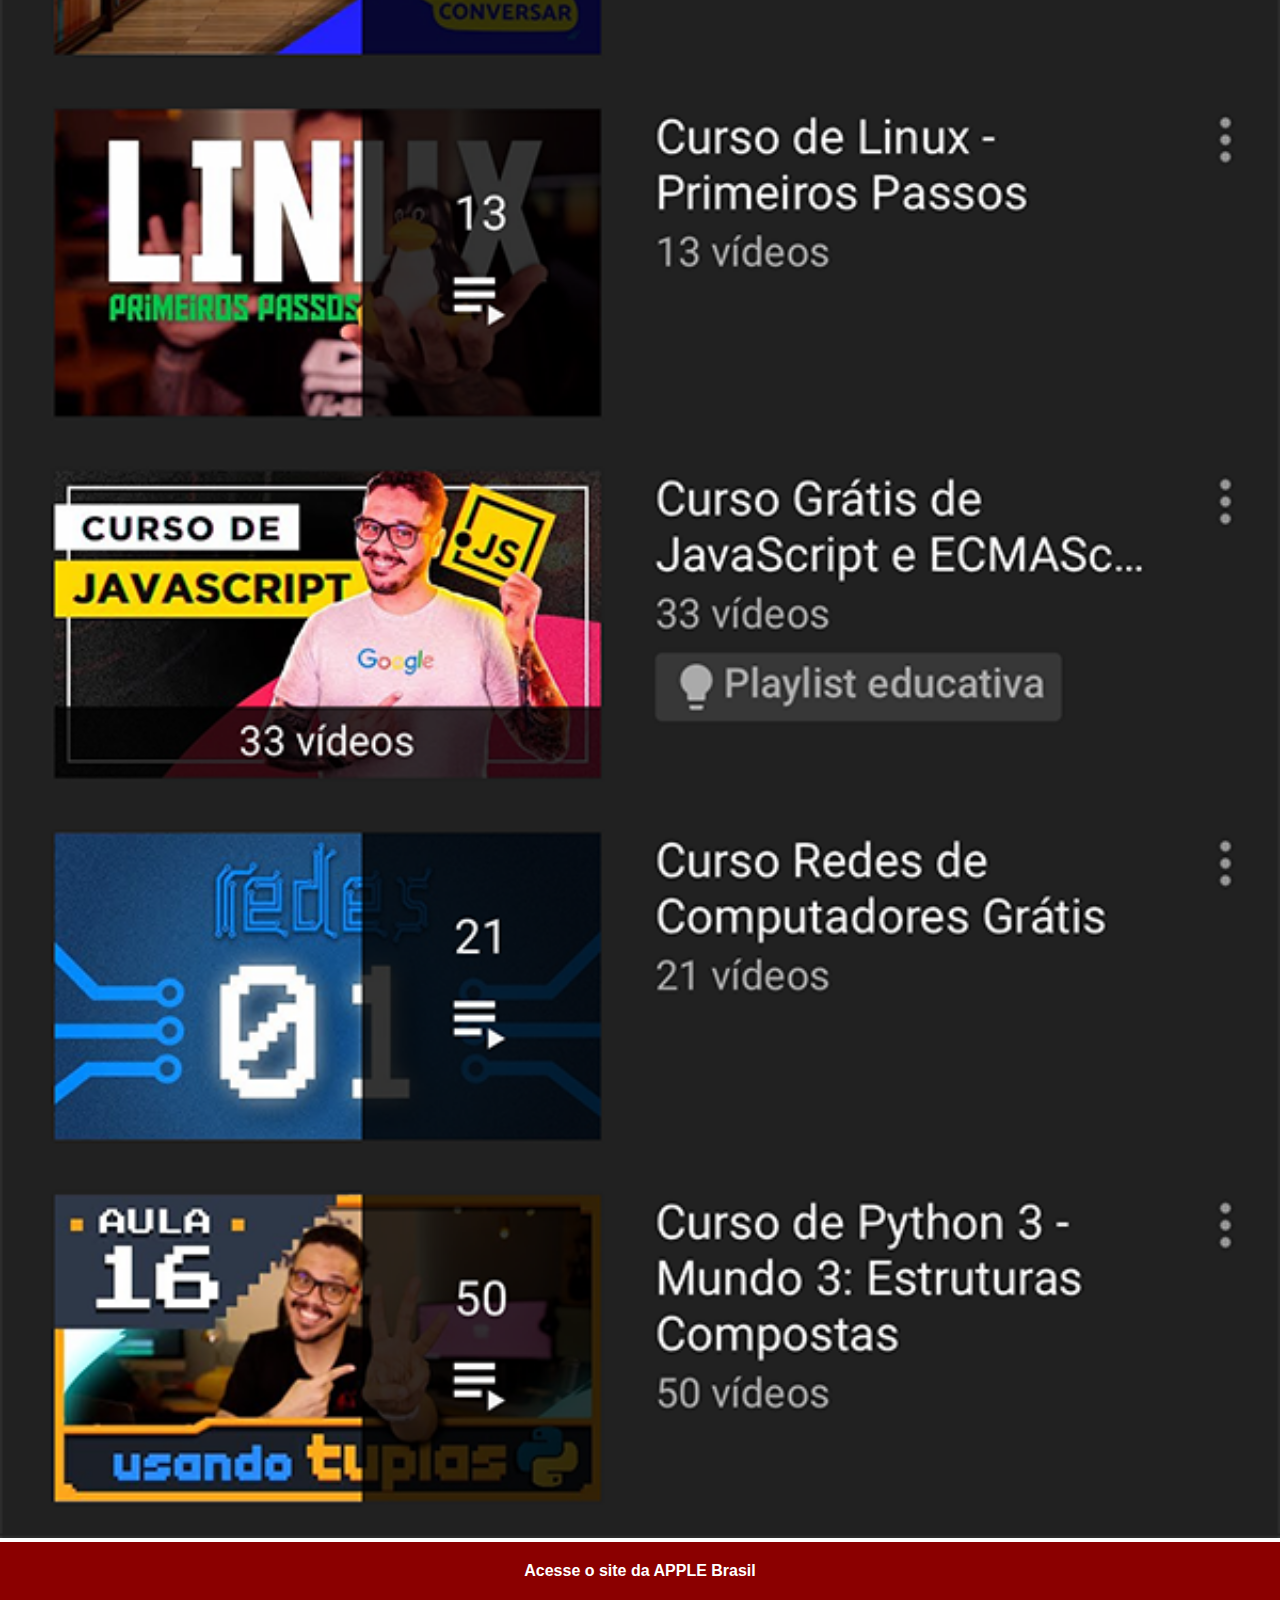
<file: youtube.html>
<!DOCTYPE html>
<html lang="pt-br">
<head>
    <meta charset="UTF-8">
    <meta name="viewport" content="width=device-width, initial-scale=1.0">
    <title>YouTube</title>
    <link rel="stylesheet" href="estilo/social.css">
    <style>
       
    </style>
</head>
<body>
    <img src="imagens/tela-youtube.png" alt="YouTube">
    <a href="https://www.youtube.com/@AppleBrasil/playlists" target="_blank">Acesse o site da APPLE Brasil</a>
</body>
</html>
</file>
<file: estilos/style.css>
@charset "UTF-8";

*{
    margin: 0px;
    padding: 0px;
    font-family: Arial, Helvetica, sans-serif;
}

html, body{
    height: 100vh;
    width: 100vw;
    background-color: black;
}

body{
   background: url('../imagens/fundo-madeira.jpg') no-repeat top center; 
   background-size: cover;
   background-attachment: fixed;
}

main{
    position: relative;
    height: 100vh;
}

section#telefone{
    position:absolute;
    top: 50%;
    left: 50%;
    transform: translate(-50%, -50% );

    height: 627px;
    width: 311px;
    background: url('../imagens/frame-iphone.png')no-repeat;
}

iframe{
    position: relative;
    top:80px;
    left: 22px;
    width: 267px;
    height: 471px;
}

section#redes-sociais{
    text-align: right;
}

section#redes-sociais img{
    width: 50px;
    margin: 5px;
    border-radius: 50%;
    box-shadow: 2px 2px 5px rgb(0, 0, 0.400);
    box-sizing: border-box;
}

section#redes-sociais img:hover{
    border: 2px solid rgba(245, 222, 179, 0.681);
    transform: translate(-3px, -3px);
    box-shadow: 5px 5px 10px rgba(0, 0, 0, 0.663);
    transition: transform 0.3s, border 1s;
}
</file>
<file: estilo/social.css>
@charset "UTF-8";

*{
    margin: 0px;
    padding: 0px;
    font-family: Arial, Helvetica, sans-serif;
}
img{
    width: 100vw;

}
::-webkit-scrollbar{
    width: 0px;
    height: 0px;
}
    
a{
    display: block;
    background-color: darkred;
    color: white;
    padding: 20px;
    text-align: center;
    font-weight: bolder;
    text-decoration: none;
}

a:hover{
    background-color: red;
}
</file>
